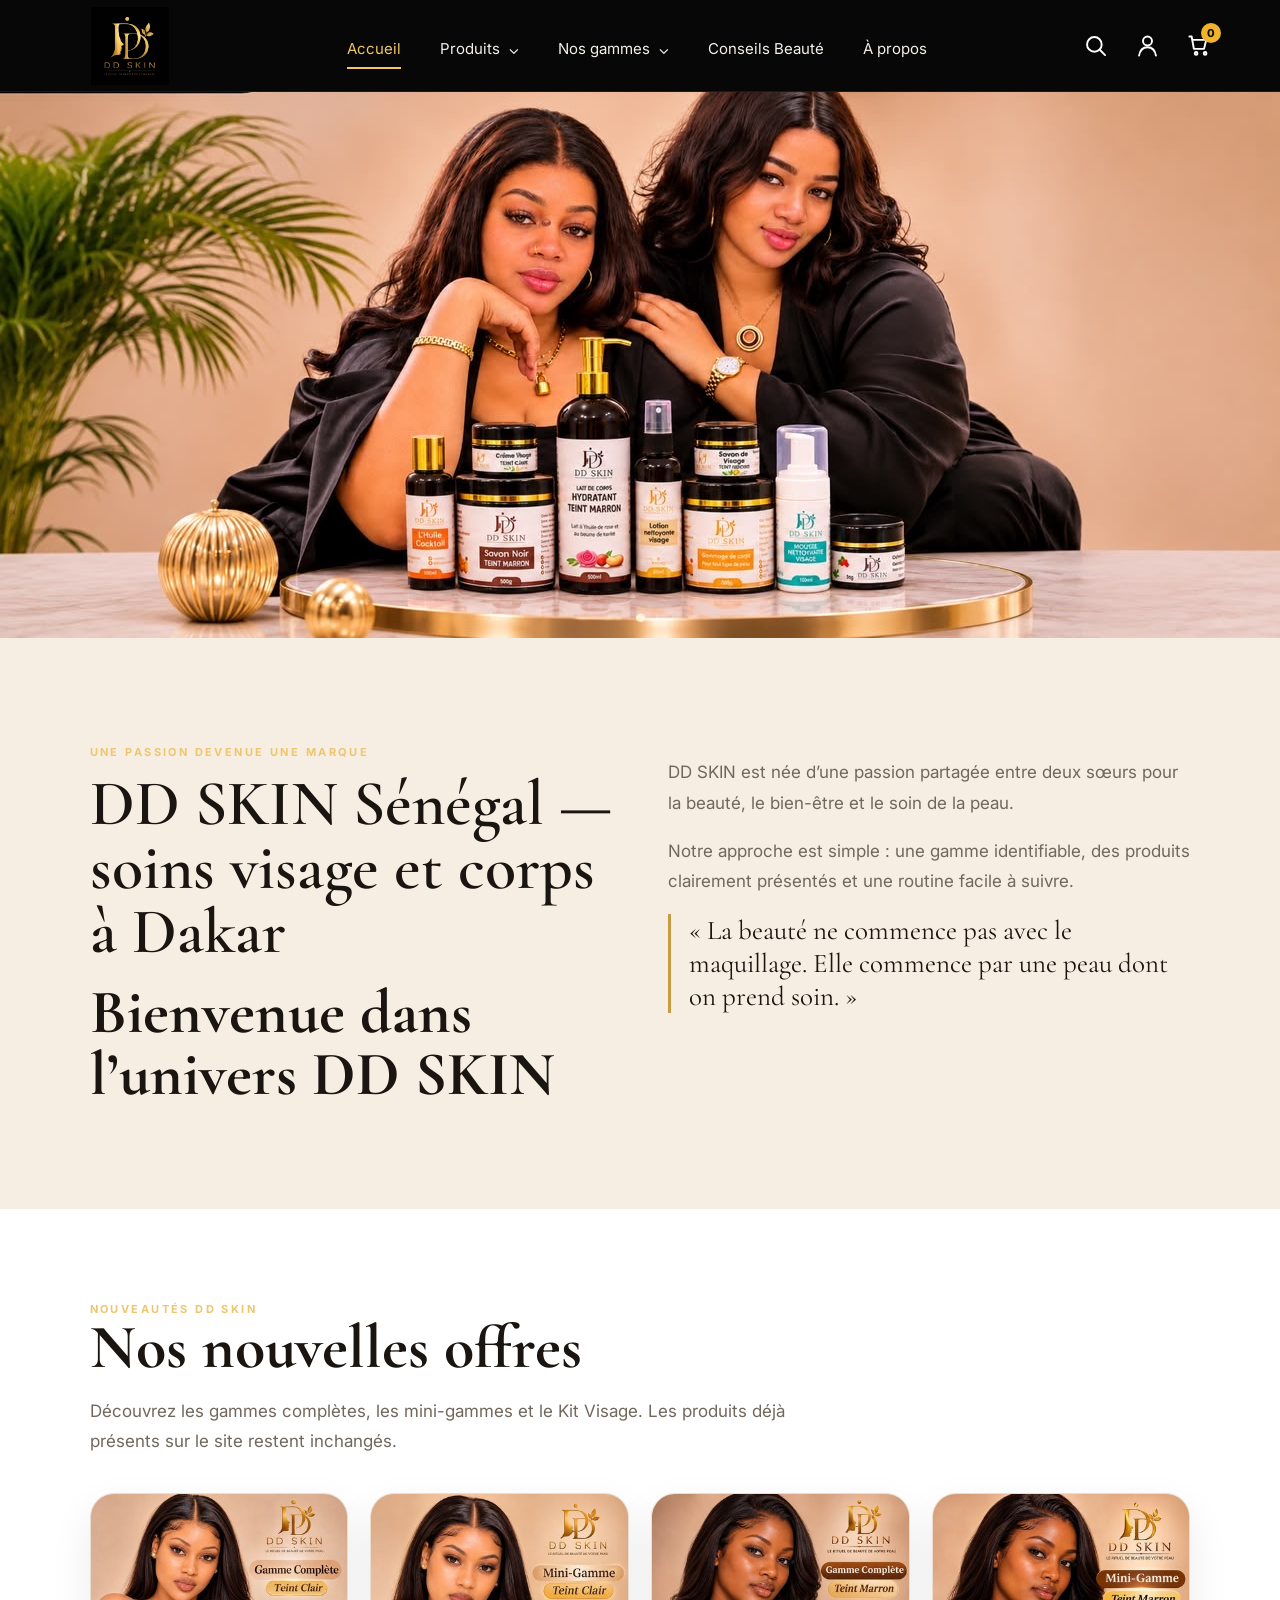
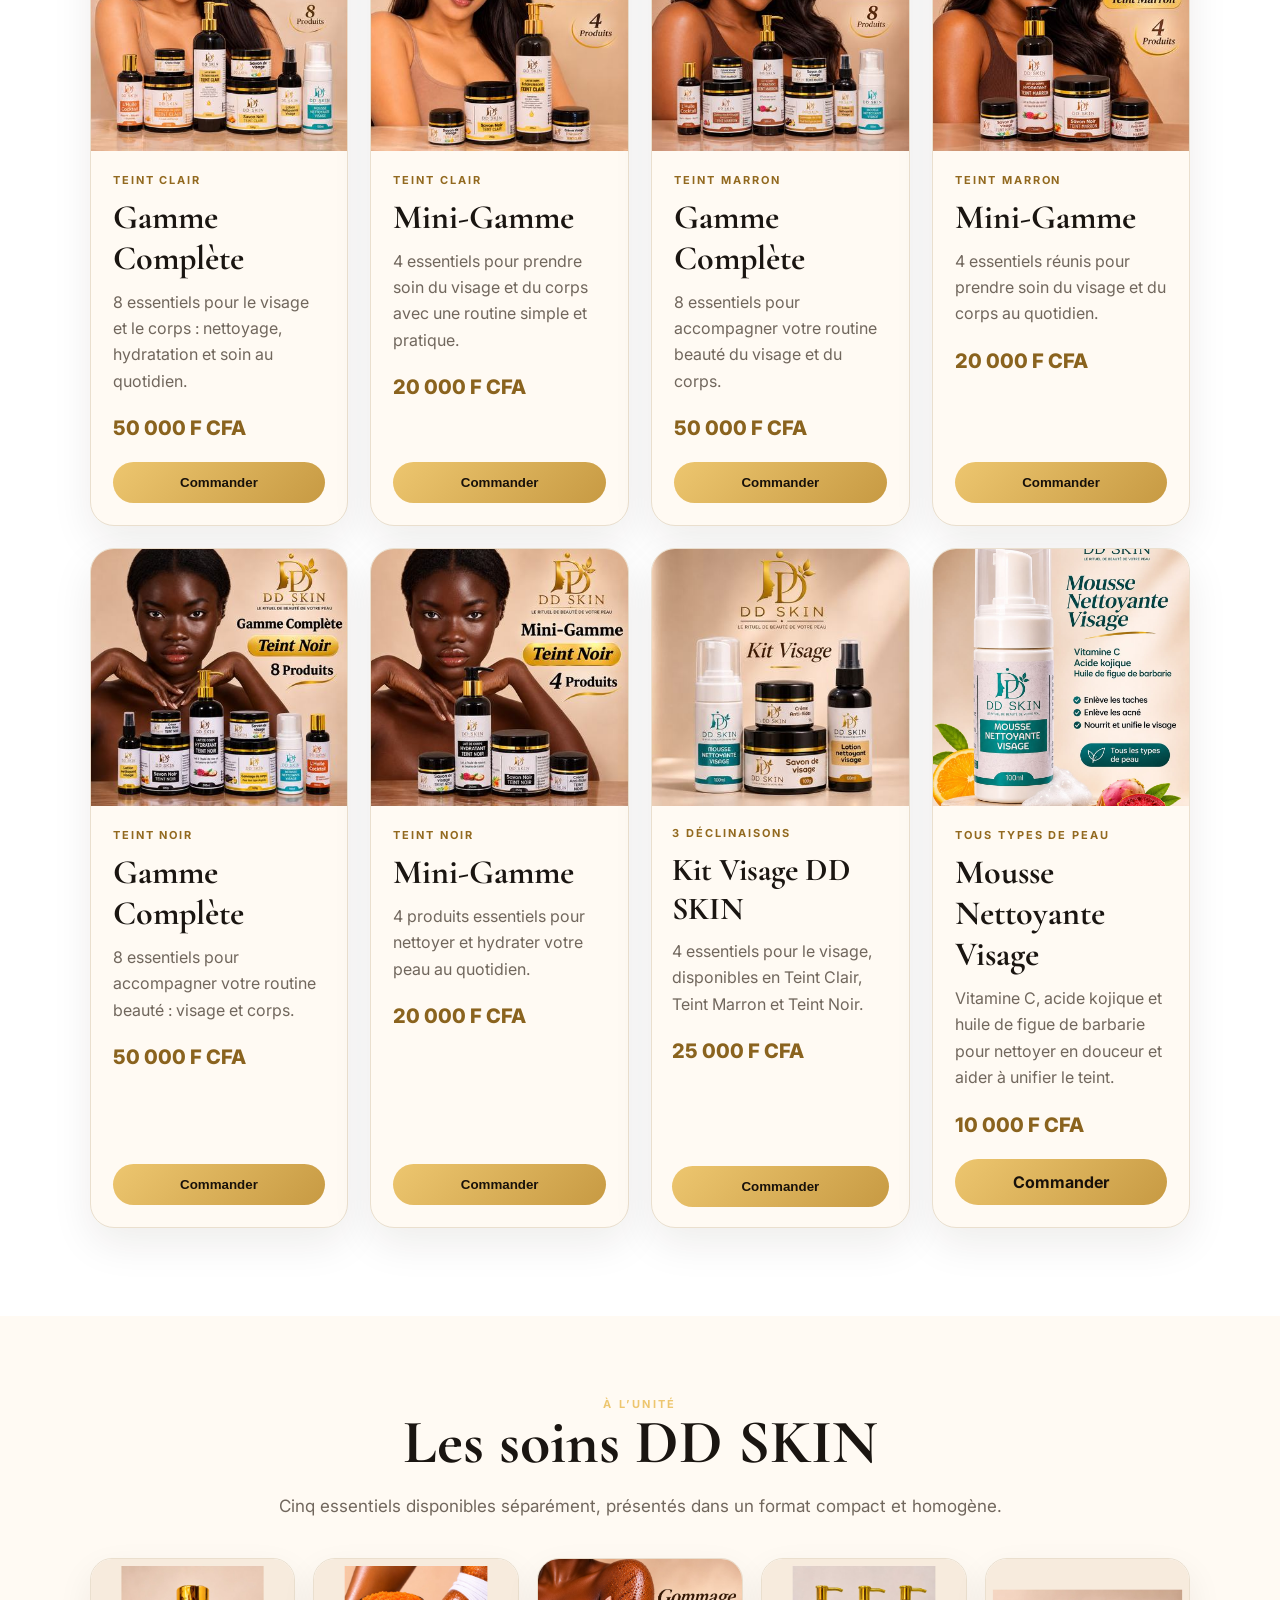
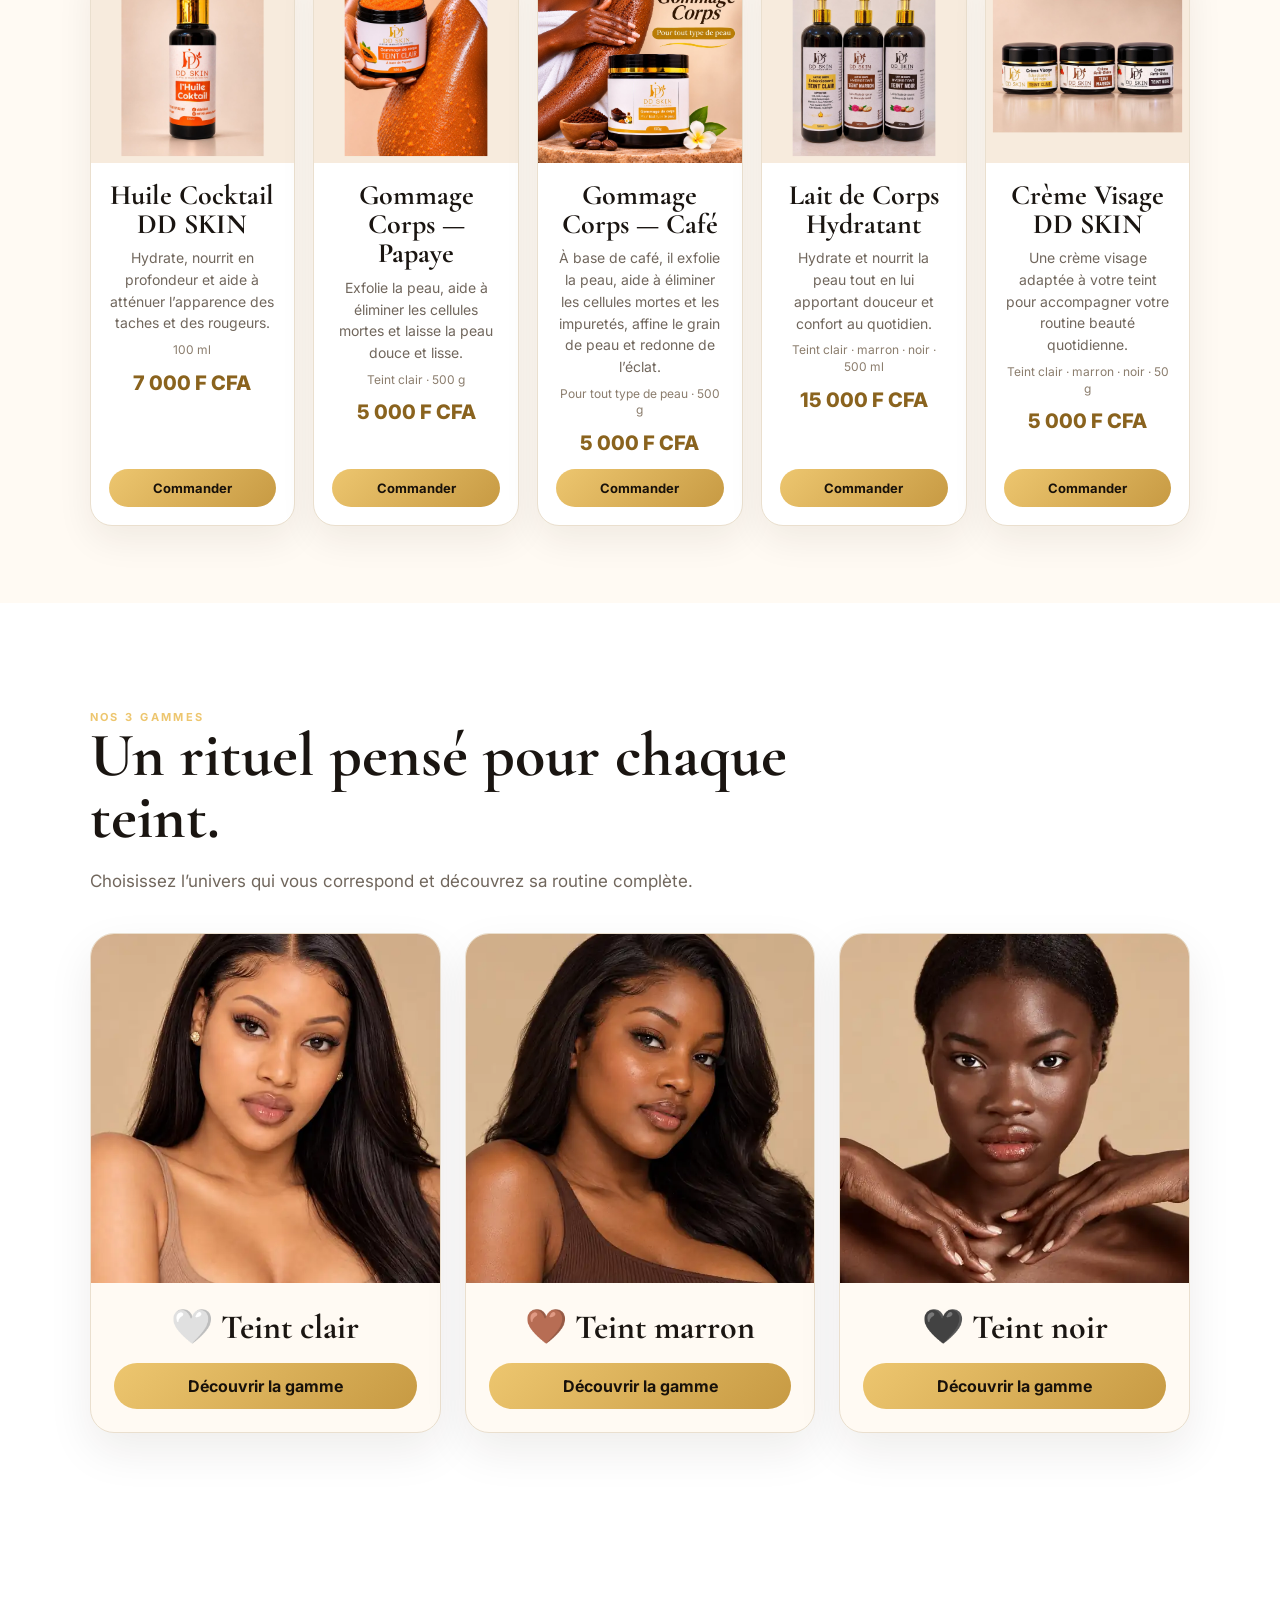
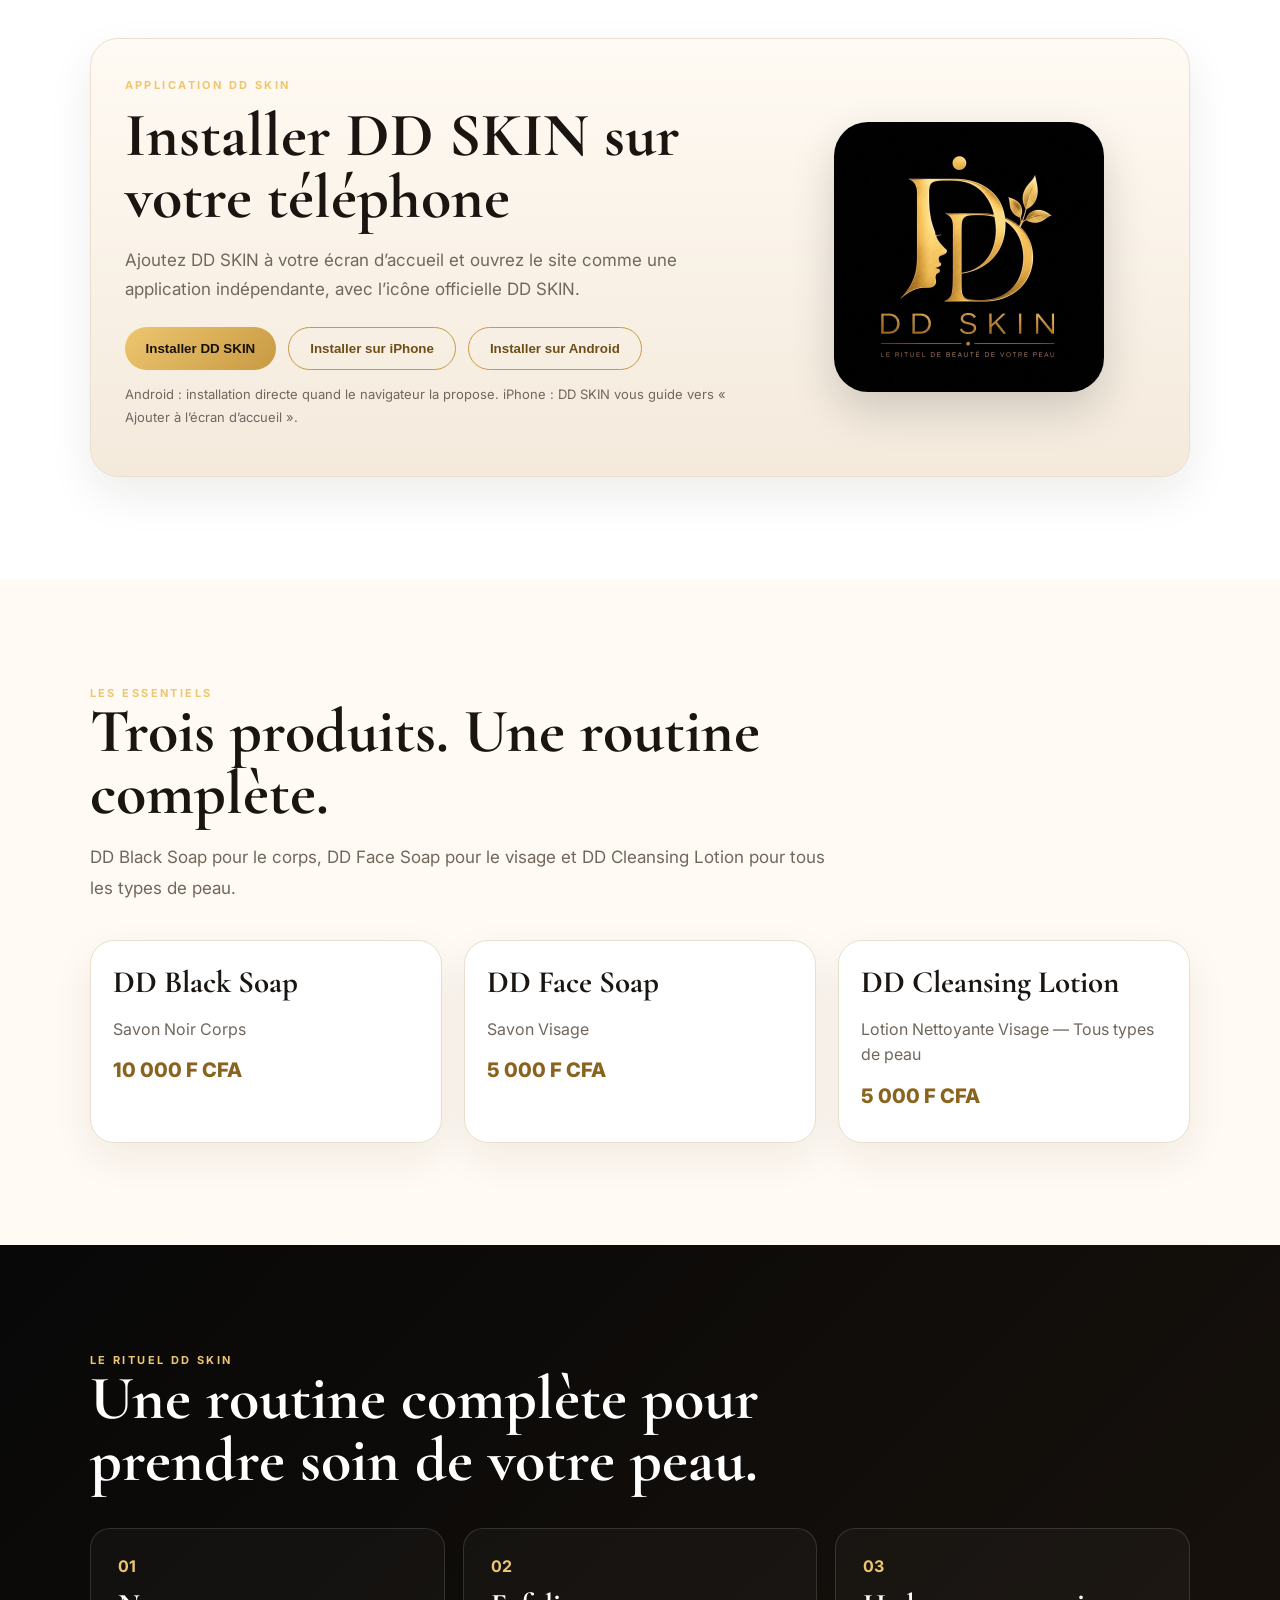
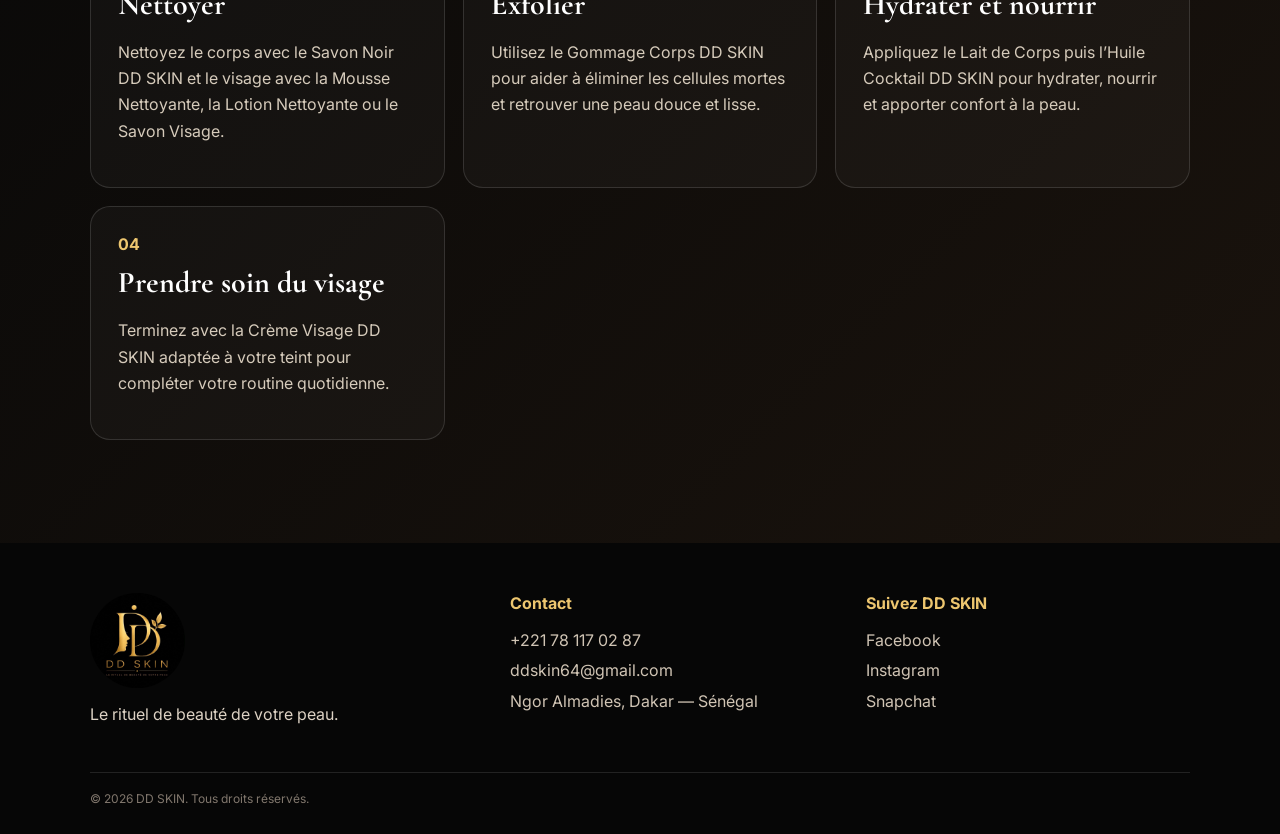
<file: index.html>
<!doctype html><html lang="fr"><head><meta charset="utf-8"><meta name="viewport" content="width=device-width,initial-scale=1"><meta name="theme-color" content="#090909"><title>DD SKIN Sénégal — Soins visage et corps à Dakar</title><meta name="description" content="DD SKIN, soins visage et corps à Dakar. Découvrez nos gammes Teint Clair, Teint Marron, Teint Noir, kits et soins à l’unité."><meta name="robots" content="index,follow,max-image-preview:large"><link rel="canonical" href="https://ddskin.khalam.app/"><meta property="og:type" content="website"><meta property="og:locale" content="fr_SN"><meta property="og:site_name" content="DD SKIN"><meta property="og:title" content="DD SKIN Sénégal — Le rituel de beauté de votre peau"><meta property="og:description" content="Découvrez DD SKIN à Dakar : soins visage et corps, gammes Teint Clair, Teint Marron et Teint Noir, kits et produits à l’unité."><meta property="og:url" content="https://ddskin.khalam.app/"><meta property="og:image" content="https://ddskin.khalam.app/assets/ddskin-home-hero-exact.jpg"><meta name="twitter:card" content="summary_large_image"><meta name="twitter:title" content="DD SKIN Sénégal — Le rituel de beauté de votre peau"><meta name="twitter:description" content="Découvrez DD SKIN à Dakar : soins visage et corps, gammes Teint Clair, Teint Marron et Teint Noir, kits et produits à l’unité."><meta name="twitter:image" content="https://ddskin.khalam.app/assets/ddskin-home-hero-exact.jpg"><link rel="preconnect" href="https://fonts.googleapis.com"><link rel="preconnect" href="https://fonts.gstatic.com" crossorigin><link href="https://fonts.googleapis.com/css2?family=Cormorant+Garamond:wght@500;600;700&family=Inter:wght@400;500;600;700&display=swap" rel="stylesheet"><link rel="manifest" href="manifest.webmanifest"><link rel="apple-touch-icon" href="assets/ddskin-logo.jpeg"><meta name="apple-mobile-web-app-capable" content="yes"><meta name="apple-mobile-web-app-status-bar-style" content="black-translucent"><meta name="apple-mobile-web-app-title" content="DD SKIN"><link rel="stylesheet" href="styles.css"><script src="portraits.js"></script><script type="application/ld+json">{"@context":"https://schema.org","@graph":[{"@type":"Organization","@id":"https://ddskin.khalam.app/#organization","name":"DD SKIN","url":"https://ddskin.khalam.app/","logo":"https://ddskin.khalam.app/assets/ddskin-logo.jpeg","email":"ddskin64@gmail.com","telephone":"+221781170287","description":"Marque de soins visage et corps basée à Dakar, Sénégal.","sameAs":["https://www.facebook.com/share/1AfmTMwAmG/?mibextid=wwXIfr","https://www.instagram.com/dd_skin__soins_visage__corps?stkn=MTg3cHg0dmNtb2U5Nw==","https://snapchat.com/t/LkmfRcJn"]},{"@type":"LocalBusiness","@id":"https://ddskin.khalam.app/#localbusiness","name":"DD SKIN","url":"https://ddskin.khalam.app/","image":"https://ddskin.khalam.app/assets/ddskin-home-hero-exact.jpg","telephone":"+221781170287","email":"ddskin64@gmail.com","address":{"@type":"PostalAddress","streetAddress":"Ngor Almadies","addressLocality":"Dakar","addressCountry":"SN"},"parentOrganization":{"@id":"https://ddskin.khalam.app/#organization"}},{"@type":"WebSite","@id":"https://ddskin.khalam.app/#website","url":"https://ddskin.khalam.app/","name":"DD SKIN","inLanguage":"fr","publisher":{"@id":"https://ddskin.khalam.app/#organization"}}]}</script></head><body>
<header class="site-header site-header-lux">
  <a class="brand brand-lux" href="#accueil" aria-label="DD SKIN accueil"><img src="assets/ddskin-logo.jpeg" alt="DD SKIN"></a>
  <nav class="nav nav-lux" aria-label="Navigation principale">
    <a class="active" href="#accueil">Accueil</a>
    <a href="#produits-unite">Produits <span class="chev">⌄</span></a>
    <a href="#gammes">Nos gammes <span class="chev">⌄</span></a>
    <a href="#rituel">Conseils Beauté</a>
    <a href="#histoire">À propos</a>
  </nav>
  <div class="header-icons" aria-label="Actions">
    <a class="icon-btn" href="#offres" aria-label="Rechercher"><svg viewBox="0 0 24 24" aria-hidden="true"><circle cx="11" cy="11" r="6.5"></circle><path d="M16 16l4.5 4.5"></path></svg></a>
    <a class="icon-btn" href="#contact" aria-label="Compte"><svg viewBox="0 0 24 24" aria-hidden="true"><circle cx="12" cy="8" r="4"></circle><path d="M4.5 21c.8-5 3.4-7.5 7.5-7.5S18.7 16 19.5 21"></path></svg></a>
    <a class="icon-btn cart-btn" href="https://wa.me/221781170287?text=Bonjour%20DD%20SKIN%2C%20je%20souhaite%20commander." target="_blank" rel="noopener" aria-label="Panier"><svg viewBox="0 0 24 24" aria-hidden="true"><path d="M3 4h2l2 11h9l2-8H6"></path><circle cx="9" cy="19" r="1.2"></circle><circle cx="17" cy="19" r="1.2"></circle></svg><span class="cart-count">0</span></a>
  </div>
</header>
<main><section class="hero hero-approved hero-photo-only hero-crop-source" id="accueil"><img src="assets/ddskin-home-hero-exact.jpg?v=2" alt="DD SKIN — deux femmes présentant les soins DD SKIN"></section>
<section class="section story" id="histoire"><div><span class="kicker">Une passion devenue une marque</span><h1 class="seo-h1">DD SKIN Sénégal — soins visage et corps à Dakar</h1><h2>Bienvenue dans l’univers DD SKIN</h2></div><div><p>DD SKIN est née d’une passion partagée entre deux sœurs pour la beauté, le bien-être et le soin de la peau.</p><p>Notre approche est simple : une gamme identifiable, des produits clairement présentés et une routine facile à suivre.</p><div class="quote">« La beauté ne commence pas avec le maquillage. Elle commence par une peau dont on prend soin. »</div></div></section>
<section class="section new-offers" id="offres">
  <div class="section-head">
    <span class="kicker">Nouveautés DD SKIN</span>
    <h2>Nos nouvelles offres</h2>
    <p>Découvrez les gammes complètes, les mini-gammes et le Kit Visage. Les produits déjà présents sur le site restent inchangés.</p>
  </div>
  <div class="offers-grid">
    <article class="offer-card">
      <div class="offer-visual sprite sp-gamme-clair" role="img" aria-label="Gamme Complète Teint Clair"></div>
      <div class="offer-body"><span class="tag">Teint Clair</span><h3>Gamme Complète</h3><p>8 essentiels pour le visage et le corps : nettoyage, hydratation et soin au quotidien.</p><div class="price">50 000 F CFA</div><button class="btn offer-open" data-detail="sp-detail-clair" data-title="Gamme Complète — Teint Clair" data-price="50 000 F CFA" data-text="Savon noir corps • Lait de corps • Savon visage • Crème visage • Mousse nettoyante visage • Lotion nettoyante visage • Huile corporelle • Gommage corps" data-wa="Bonjour DD SKIN, je souhaite commander la Gamme Complète Teint Clair à 50 000 F CFA.">Commander</button></div>
    </article>
    <article class="offer-card">
      <div class="offer-visual sprite sp-mini-clair" role="img" aria-label="Mini-Gamme Teint Clair"></div>
      <div class="offer-body"><span class="tag">Teint Clair</span><h3>Mini-Gamme</h3><p>4 essentiels pour prendre soin du visage et du corps avec une routine simple et pratique.</p><div class="price">20 000 F CFA</div><button class="btn offer-open" data-detail="sp-detail-mini-clair" data-title="Mini-Gamme — Teint Clair" data-price="20 000 F CFA" data-text="Une routine beauté simple et pratique pour nettoyer et hydrater votre peau." data-wa="Bonjour DD SKIN, je souhaite commander la Mini-Gamme Teint Clair à 20 000 F CFA.">Commander</button></div>
    </article>
    <article class="offer-card">
      <div class="offer-visual sprite sp-gamme-marron" role="img" aria-label="Gamme Complète Teint Marron"></div>
      <div class="offer-body"><span class="tag">Teint Marron</span><h3>Gamme Complète</h3><p>8 essentiels pour accompagner votre routine beauté du visage et du corps.</p><div class="price">50 000 F CFA</div><button class="btn offer-open" data-detail="sp-detail-marron" data-title="Gamme Complète — Teint Marron" data-price="50 000 F CFA" data-text="Savon noir corps • Lait de corps • Savon visage • Crème visage • Mousse nettoyante visage • Lotion nettoyante visage • Huile corporelle • Gommage corps" data-wa="Bonjour DD SKIN, je souhaite commander la Gamme Complète Teint Marron à 50 000 F CFA.">Commander</button></div>
    </article>
    <article class="offer-card">
      <div class="offer-visual sprite sp-mini-marron" role="img" aria-label="Mini-Gamme Teint Marron"></div>
      <div class="offer-body"><span class="tag">Teint Marron</span><h3>Mini-Gamme</h3><p>4 essentiels réunis pour prendre soin du visage et du corps au quotidien.</p><div class="price">20 000 F CFA</div><button class="btn offer-open" data-detail="sp-detail-mini-marron" data-title="Mini-Gamme — Teint Marron" data-price="20 000 F CFA" data-text="L’essentiel pour nettoyer et hydrater votre peau au quotidien." data-wa="Bonjour DD SKIN, je souhaite commander la Mini-Gamme Teint Marron à 20 000 F CFA.">Commander</button></div>
    </article>
    <article class="offer-card">
      <div class="offer-visual sprite sp-gamme-noir" role="img" aria-label="Gamme Complète Teint Noir"></div>
      <div class="offer-body"><span class="tag">Teint Noir</span><h3>Gamme Complète</h3><p>8 essentiels pour accompagner votre routine beauté : visage et corps.</p><div class="price">50 000 F CFA</div><button class="btn offer-open" data-detail="sp-detail-noir" data-title="Gamme Complète — Teint Noir" data-price="50 000 F CFA" data-text="Savon noir corps • Lait de corps • Savon visage • Crème visage • Mousse nettoyante visage • Lotion nettoyante visage • Huile corporelle • Gommage corps" data-wa="Bonjour DD SKIN, je souhaite commander la Gamme Complète Teint Noir à 50 000 F CFA.">Commander</button></div>
    </article>
    <article class="offer-card">
      <div class="offer-visual sprite sp-mini-noir" role="img" aria-label="Mini-Gamme Teint Noir"></div>
      <div class="offer-body"><span class="tag">Teint Noir</span><h3>Mini-Gamme</h3><p>4 produits essentiels pour nettoyer et hydrater votre peau au quotidien.</p><div class="price">20 000 F CFA</div><button class="btn offer-open" data-detail="sp-detail-mini-noir" data-title="Mini-Gamme — Teint Noir" data-price="20 000 F CFA" data-text="Une sélection de 4 produits essentiels pour votre routine beauté." data-wa="Bonjour DD SKIN, je souhaite commander la Mini-Gamme Teint Noir à 20 000 F CFA.">Commander</button></div>
    </article>
    <article class="offer-card offer-kit">
      <div class="offer-visual sprite sp-kit-visage" role="img" aria-label="Kit Visage DD SKIN"></div>
      <div class="offer-body"><span class="tag">3 déclinaisons</span><h3>Kit Visage DD SKIN</h3><p>4 essentiels pour le visage, disponibles en Teint Clair, Teint Marron et Teint Noir.</p><div class="price">25 000 F CFA</div><button class="btn offer-open" data-detail="sp-kit-visage" data-title="Kit Visage DD SKIN" data-price="25 000 F CFA" data-text="Disponible en 3 déclinaisons : Teint Clair, Teint Marron et Teint Noir." data-wa="Bonjour DD SKIN, je souhaite commander le Kit Visage à 25 000 F CFA.">Commander</button></div>
    </article>
    <article class="offer-card offer-mousse">
      <div class="offer-visual offer-visual-img"><img src="assets/mousse-nettoyante-visage.jpg?v=2" alt="Mousse Nettoyante Visage DD SKIN"></div>
      <div class="offer-body"><span class="tag">Tous types de peau</span><h3><a href="mousse-nettoyante-visage-dakar.html">Mousse Nettoyante Visage</a></h3><p>Vitamine C, acide kojique et huile de figue de barbarie pour nettoyer en douceur et aider à unifier le teint.</p><div class="price">10 000 F CFA</div><a class="btn" href="https://wa.me/221781170287?text=Bonjour%20DD%20SKIN%2C%20je%20souhaite%20commander%20la%20Mousse%20Nettoyante%20Visage%20100%20ml%20%C3%A0%2010%20000%20F%20CFA." target="_blank" rel="noopener">Commander</a></div>
    </article>
  </div>
</section>
<div class="offer-modal" id="offerModal" hidden>
  <div class="offer-backdrop" data-offer-close></div>
  <div class="offer-panel" role="dialog" aria-modal="true" aria-labelledby="offerModalTitle">
    <button class="offer-close" type="button" data-offer-close aria-label="Fermer">×</button>
    <div id="offerModalVisual" class="offer-modal-visual sprite"></div>
    <div class="offer-modal-copy">
      <span class="kicker">DD SKIN</span>
      <h3 id="offerModalTitle"></h3>
      <p id="offerModalText"></p>
      <div class="price" id="offerModalPrice"></div>
      <a class="btn" id="offerModalWhatsapp" href="#" target="_blank" rel="noopener">Commander sur WhatsApp</a>
    </div>
  </div>
</div><section class="section individual-products" id="produits-unite">
  <div class="section-head individual-head">
    <span class="kicker">À l’unité</span>
    <h2>Les soins DD SKIN</h2>
    <p>Cinq essentiels disponibles séparément, présentés dans un format compact et homogène.</p>
  </div>
  <div class="individual-grid">
    <article class="individual-card">
      <div class="individual-photo"><img src="assets/huile-cocktail.jpg?v=1" alt="Huile Cocktail DD SKIN"></div>
      <div class="individual-copy">
        <h3><a href="huile-cocktail-dakar.html">Huile Cocktail DD SKIN</a></h3>
        <p>Hydrate, nourrit en profondeur et aide à atténuer l’apparence des taches et des rougeurs.</p>
        <span class="individual-meta">100 ml</span>
        <div class="price">7 000 F CFA</div>
        <a class="btn" href="https://wa.me/221781170287?text=Bonjour%20DD%20SKIN%2C%20je%20souhaite%20commander%20l%27Huile%20Cocktail%20100%20ml%20%C3%A0%207%20000%20F%20CFA." target="_blank" rel="noopener">Commander</a>
      </div>
    </article>
    <article class="individual-card">
      <div class="individual-photo"><img src="assets/gommage-papaye.jpg?v=1" alt="Gommage Corps DD SKIN Papaye"></div>
      <div class="individual-copy">
        <h3><a href="gommage-corps-dakar.html">Gommage Corps — Papaye</a></h3>
        <p>Exfolie la peau, aide à éliminer les cellules mortes et laisse la peau douce et lisse.</p>
        <span class="individual-meta">Teint clair · 500 g</span>
        <div class="price">5 000 F CFA</div>
        <a class="btn" href="https://wa.me/221781170287?text=Bonjour%20DD%20SKIN%2C%20je%20souhaite%20commander%20le%20Gommage%20Corps%20Papaye%20500%20g%20%C3%A0%205%20000%20F%20CFA." target="_blank" rel="noopener">Commander</a>
      </div>
    </article>
    <article class="individual-card">
      <div class="individual-photo"><img src="assets/gommage-cafe.jpg?v=12" alt="Gommage Corps DD SKIN Café"></div>
      <div class="individual-copy">
        <h3><a href="gommage-corps-dakar.html">Gommage Corps — Café</a></h3>
        <p>À base de café, il exfolie la peau, aide à éliminer les cellules mortes et les impuretés, affine le grain de peau et redonne de l’éclat.</p>
        <span class="individual-meta">Pour tout type de peau · 500 g</span>
        <div class="price">5 000 F CFA</div>
        <a class="btn" href="https://wa.me/221781170287?text=Bonjour%20DD%20SKIN%2C%20je%20souhaite%20commander%20le%20Gommage%20Corps%20Caf%C3%A9%20500%20g%20%C3%A0%205%20000%20F%20CFA." target="_blank" rel="noopener">Commander</a>
      </div>
    </article>
    <article class="individual-card">
      <div class="individual-photo"><img src="assets/lait-corps.jpg?v=1" alt="Lait de Corps Hydratant DD SKIN"></div>
      <div class="individual-copy">
        <h3><a href="lait-de-corps-dakar.html">Lait de Corps Hydratant</a></h3>
        <p>Hydrate et nourrit la peau tout en lui apportant douceur et confort au quotidien.</p>
        <span class="individual-meta">Teint clair · marron · noir · 500 ml</span>
        <div class="price">15 000 F CFA</div>
        <a class="btn" href="https://wa.me/221781170287?text=Bonjour%20DD%20SKIN%2C%20je%20souhaite%20commander%20le%20Lait%20de%20Corps%20Hydratant%20500%20ml%20%C3%A0%2015%20000%20F%20CFA." target="_blank" rel="noopener">Commander</a>
      </div>
    </article>
    <article class="individual-card">
      <div class="individual-photo"><img src="assets/creme-visage.jpg?v=1" alt="Crème Visage DD SKIN"></div>
      <div class="individual-copy">
        <h3><a href="creme-visage-dakar.html">Crème Visage DD SKIN</a></h3>
        <p>Une crème visage adaptée à votre teint pour accompagner votre routine beauté quotidienne.</p>
        <span class="individual-meta">Teint clair · marron · noir · 50 g</span>
        <div class="price">5 000 F CFA</div>
        <a class="btn" href="https://wa.me/221781170287?text=Bonjour%20DD%20SKIN%2C%20je%20souhaite%20commander%20la%20Cr%C3%A8me%20Visage%2050%20g%20%C3%A0%205%20000%20F%20CFA." target="_blank" rel="noopener">Commander</a>
      </div>
    </article>
  </div>
</section>
<section class="section ranges" id="gammes"><div class="section-head"><span class="kicker">Nos 3 gammes</span><h2>Un rituel pensé pour chaque teint.</h2><p>Choisissez l’univers qui vous correspond et découvrez sa routine complète.</p></div><div class="range-grid">
<article class="range-card"><div class="portrait"><img data-img="portrait-clair" alt="Gamme Teint Clair"></div><div class="range-body"><h3>🤍 Teint clair</h3><a class="btn" href="teint-clair.html">Découvrir la gamme</a></div></article>
<article class="range-card"><div class="portrait"><img data-img="portrait-marron" alt="Gamme Teint Marron"></div><div class="range-body"><h3>🤎 Teint marron</h3><a class="btn" href="teint-marron.html">Découvrir la gamme</a></div></article>
<article class="range-card"><div class="portrait"><img data-img="portrait-noir" alt="Gamme Teint Noir"></div><div class="range-body"><h3>🖤 Teint noir</h3><a class="btn" href="teint-noir.html">Découvrir la gamme</a></div></article>
</div></section>
<section class="section install-section" id="installer"><div class="install-card"><div class="install-copy"><span class="kicker">Application DD SKIN</span><h2>Installer DD SKIN sur votre téléphone</h2><p>Ajoutez DD SKIN à votre écran d’accueil et ouvrez le site comme une application indépendante, avec l’icône officielle DD SKIN.</p><div class="install-actions"><button class="btn" id="installAppBtn" type="button" hidden>Installer DD SKIN</button><button class="btn btn-soft" id="iosInstallBtn" type="button" hidden>Installer sur iPhone</button><button class="btn btn-soft" id="androidInstallBtn" type="button" hidden>Installer sur Android</button></div><p class="install-help">Android : installation directe quand le navigateur la propose. iPhone : DD SKIN vous guide vers « Ajouter à l’écran d’accueil ».</p></div><div class="install-logo"><img src="assets/ddskin-logo.jpeg" alt="Icône de l’application DD SKIN"></div></div></section><div class="install-modal" id="installModal" hidden><div class="install-backdrop" data-install-close></div><div class="install-panel" role="dialog" aria-modal="true" aria-labelledby="installTitle"><button class="install-close" type="button" data-install-close aria-label="Fermer">×</button><span class="kicker">Installation iPhone</span><h3 id="installTitle">Ajouter DD SKIN à l’écran d’accueil</h3><ol><li>Ouvrez DD SKIN dans <strong>Safari</strong>.</li><li>Appuyez sur <strong>Partager</strong>.</li><li>Choisissez <strong>Sur l’écran d’accueil</strong>.</li><li>Appuyez sur <strong>Ajouter</strong>.</li></ol></div></div><section class="section products-preview"><div class="section-head"><span class="kicker">Les essentiels</span><h2>Trois produits. Une routine complète.</h2><p>DD Black Soap pour le corps, DD Face Soap pour le visage et DD Cleansing Lotion pour tous les types de peau.</p></div><div class="preview-grid"><article class="product-card"><div class="product-info"><h3>DD Black Soap</h3><p>Savon Noir Corps</p><div class="price">10 000 F CFA</div></div></article><article class="product-card"><div class="product-info"><h3>DD Face Soap</h3><p>Savon Visage</p><div class="price">5 000 F CFA</div></div></article><article class="product-card"><div class="product-info"><h3>DD Cleansing Lotion</h3><p>Lotion Nettoyante Visage — Tous types de peau</p><div class="price">5 000 F CFA</div></div></article></div></section>
<section class="section ritual" id="rituel"><div class="section-head"><span class="kicker">Le rituel DD SKIN</span><h2>Une routine complète pour prendre soin de votre peau.</h2></div><div class="steps"><div class="step"><b>01</b><h3>Nettoyer</h3><p>Nettoyez le corps avec le Savon Noir DD SKIN et le visage avec la Mousse Nettoyante, la Lotion Nettoyante ou le Savon Visage.</p></div><div class="step"><b>02</b><h3>Exfolier</h3><p>Utilisez le Gommage Corps DD SKIN pour aider à éliminer les cellules mortes et retrouver une peau douce et lisse.</p></div><div class="step"><b>03</b><h3>Hydrater et nourrir</h3><p>Appliquez le Lait de Corps puis l’Huile Cocktail DD SKIN pour hydrater, nourrir et apporter confort à la peau.</p></div><div class="step"><b>04</b><h3>Prendre soin du visage</h3><p>Terminez avec la Crème Visage DD SKIN adaptée à votre teint pour compléter votre routine quotidienne.</p></div></div></section></main>
<footer class="footer" id="contact"><div><img src="assets/ddskin-logo.jpeg" alt="DD SKIN"><p>Le rituel de beauté de votre peau.</p></div><div><h4>Contact</h4><a href="https://wa.me/221781170287" target="_blank">+221 78 117 02 87</a><a href="mailto:ddskin64@gmail.com">ddskin64@gmail.com</a><span>Ngor Almadies, Dakar — Sénégal</span></div><div><h4>Suivez DD SKIN</h4><a href="https://www.facebook.com/share/1AfmTMwAmG/?mibextid=wwXIfr" target="_blank">Facebook</a><a href="https://www.instagram.com/dd_skin__soins_visage__corps?stkn=MTg3cHg0dmNtb2U5Nw==" target="_blank">Instagram</a><a href="https://snapchat.com/t/LkmfRcJn" target="_blank">Snapchat</a></div><div class="copy">© 2026 DD SKIN. Tous droits réservés.</div></footer><script src="script.js"></script></body></html>
</file>
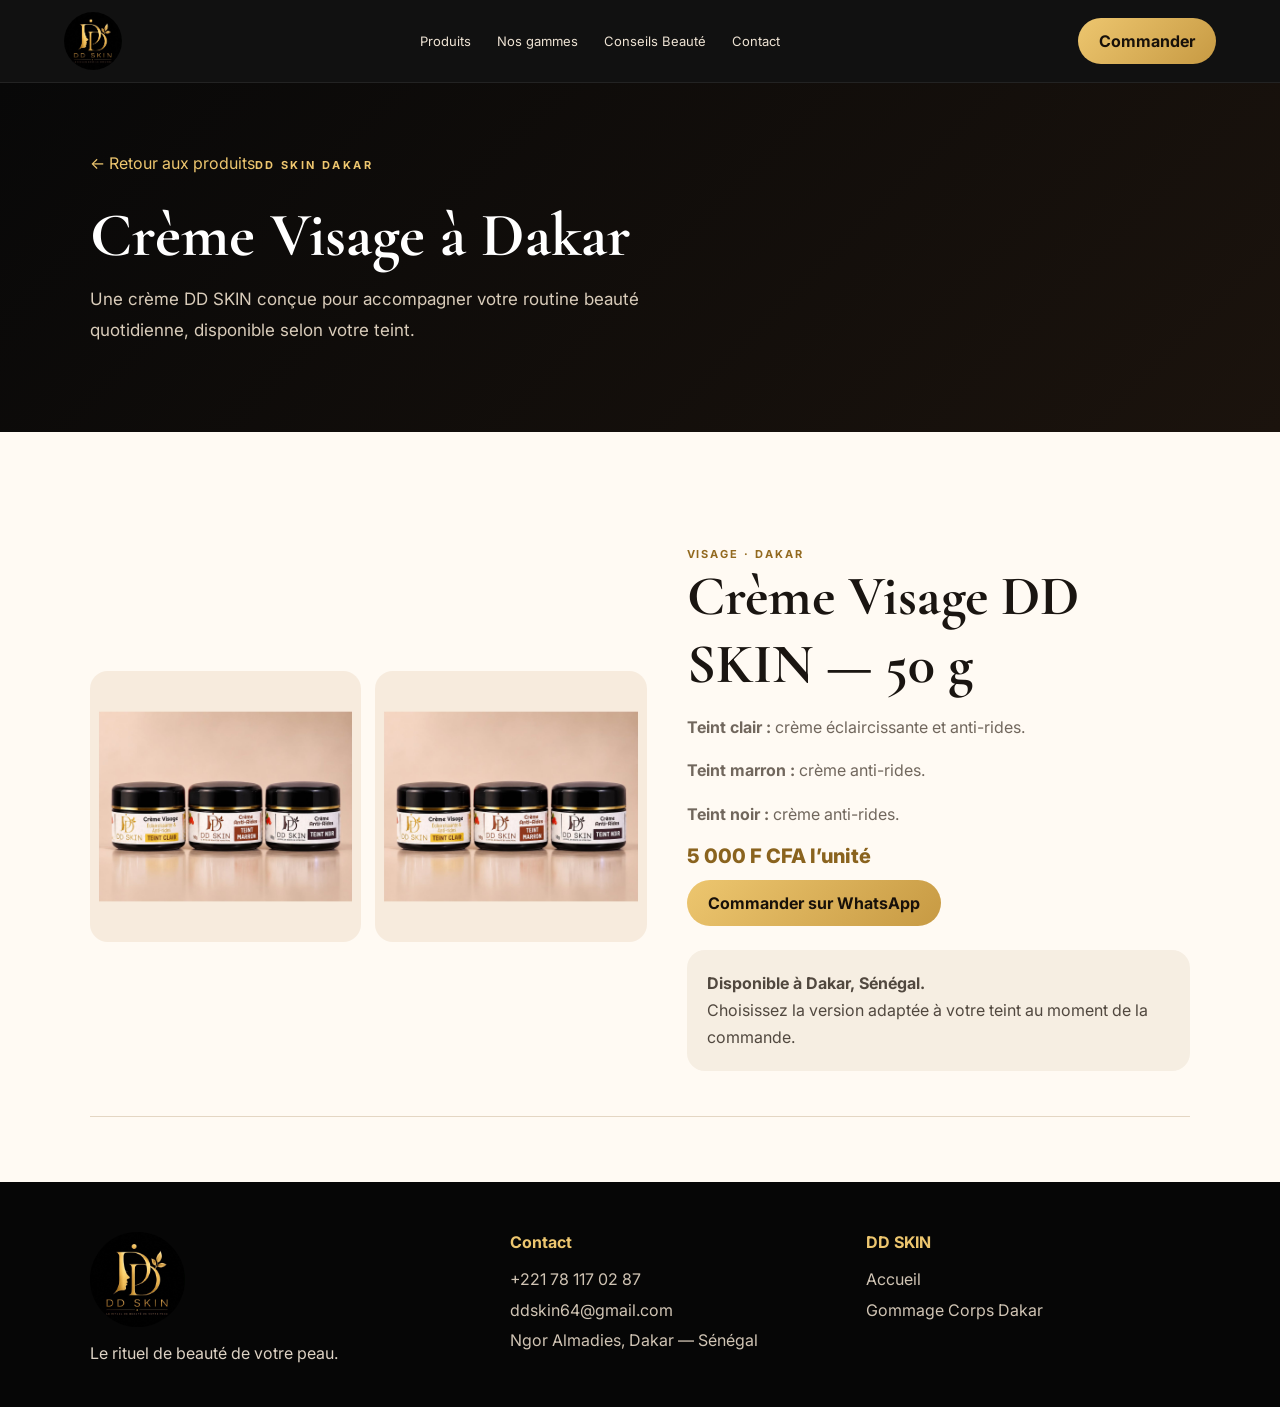
<file: creme-visage-dakar.html>
<!doctype html><html lang="fr"><head><meta charset="utf-8"><meta name="viewport" content="width=device-width,initial-scale=1"><meta name="theme-color" content="#090909"><title>Crème Visage Dakar — DD SKIN Teint Clair, Marron & Noir</title><meta name="description" content="Crème visage DD SKIN à Dakar, disponible pour teint clair, marron et noir. Pot 50 g à 5 000 F CFA. Commande WhatsApp."><meta name="robots" content="index,follow,max-image-preview:large"><link rel="canonical" href="https://ddskin.khalam.app/creme-visage-dakar.html"><meta property="og:type" content="product"><meta property="og:locale" content="fr_SN"><meta property="og:site_name" content="DD SKIN"><meta property="og:title" content="Crème Visage Dakar — DD SKIN"><meta property="og:description" content="Crème visage DD SKIN 50 g, disponible en Teint Clair, Teint Marron et Teint Noir."><meta property="og:url" content="https://ddskin.khalam.app/creme-visage-dakar.html"><meta property="og:image" content="https://ddskin.khalam.app/assets/creme-visage.jpg"><link rel="preconnect" href="https://fonts.googleapis.com"><link rel="preconnect" href="https://fonts.gstatic.com" crossorigin><link href="https://fonts.googleapis.com/css2?family=Cormorant+Garamond:wght@500;600;700&family=Inter:wght@400;500;600;700&display=swap" rel="stylesheet"><link rel="stylesheet" href="styles.css"><script type="application/ld+json">{"@context":"https://schema.org","@type":"Product","name":"Crème Visage DD SKIN","image":"https://ddskin.khalam.app/assets/creme-visage.jpg","description":"Crème visage DD SKIN disponible en trois versions : Teint clair, Teint marron et Teint noir. Contenance 50 g.","brand":{"@type":"Brand","name":"DD SKIN"},"offers":{"@type":"Offer","price":"5000","priceCurrency":"XOF","availability":"https://schema.org/InStock","url":"https://ddskin.khalam.app/creme-visage-dakar.html"}}</script></head><body>
<header class="site-header"><a class="brand" href="index.html"><img src="assets/ddskin-logo.jpeg" alt="DD SKIN"></a><nav class="nav"><a href="index.html#produits-unite">Produits</a><a href="index.html#gammes">Nos gammes</a><a href="index.html#rituel">Conseils Beauté</a><a href="index.html#contact">Contact</a></nav><a class="btn" href="https://wa.me/221781170287?text=Bonjour%20DD%20SKIN%2C%20je%20souhaite%20commander%20la%20Cr%C3%A8me%20Visage." target="_blank" rel="noopener">Commander</a></header>
<main><section class="range-hero"><div class="range-head"><a class="back" href="index.html#produits-unite">← Retour aux produits</a><span class="kicker">DD SKIN Dakar</span><h1>Crème Visage à Dakar</h1><p>Une crème DD SKIN conçue pour accompagner votre routine beauté quotidienne, disponible selon votre teint.</p></div></section>
<section class="range-products"><article class="product-feature"><div class="gallery"><img src="assets/creme-visage.jpg" alt="Crème Visage DD SKIN 50 g Dakar"><img src="assets/creme-visage.jpg" alt="Crèmes visage DD SKIN Teint Clair Marron Noir"></div><div class="product-copy"><span class="tag">Visage · Dakar</span><h2>Crème Visage DD SKIN — 50 g</h2><p><strong>Teint clair :</strong> crème éclaircissante et anti-rides.</p><p><strong>Teint marron :</strong> crème anti-rides.</p><p><strong>Teint noir :</strong> crème anti-rides.</p><div class="price">5 000 F CFA l’unité</div><a class="btn" href="https://wa.me/221781170287?text=Bonjour%20DD%20SKIN%2C%20je%20souhaite%20commander%20la%20Cr%C3%A8me%20Visage%2050%20g%20%C3%A0%205%20000%20F%20CFA." target="_blank" rel="noopener">Commander sur WhatsApp</a><div class="use-details"><strong>Disponible à Dakar, Sénégal.</strong><br>Choisissez la version adaptée à votre teint au moment de la commande.</div></div></article></section></main>
<footer class="footer" id="contact"><div><img src="assets/ddskin-logo.jpeg" alt="DD SKIN"><p>Le rituel de beauté de votre peau.</p></div><div><h4>Contact</h4><a href="https://wa.me/221781170287" target="_blank">+221 78 117 02 87</a><a href="mailto:ddskin64@gmail.com">ddskin64@gmail.com</a><span>Ngor Almadies, Dakar — Sénégal</span></div><div><h4>DD SKIN</h4><a href="index.html">Accueil</a><a href="gommage-corps-dakar.html">Gommage Corps Dakar</a></div></footer></body></html>
</file>
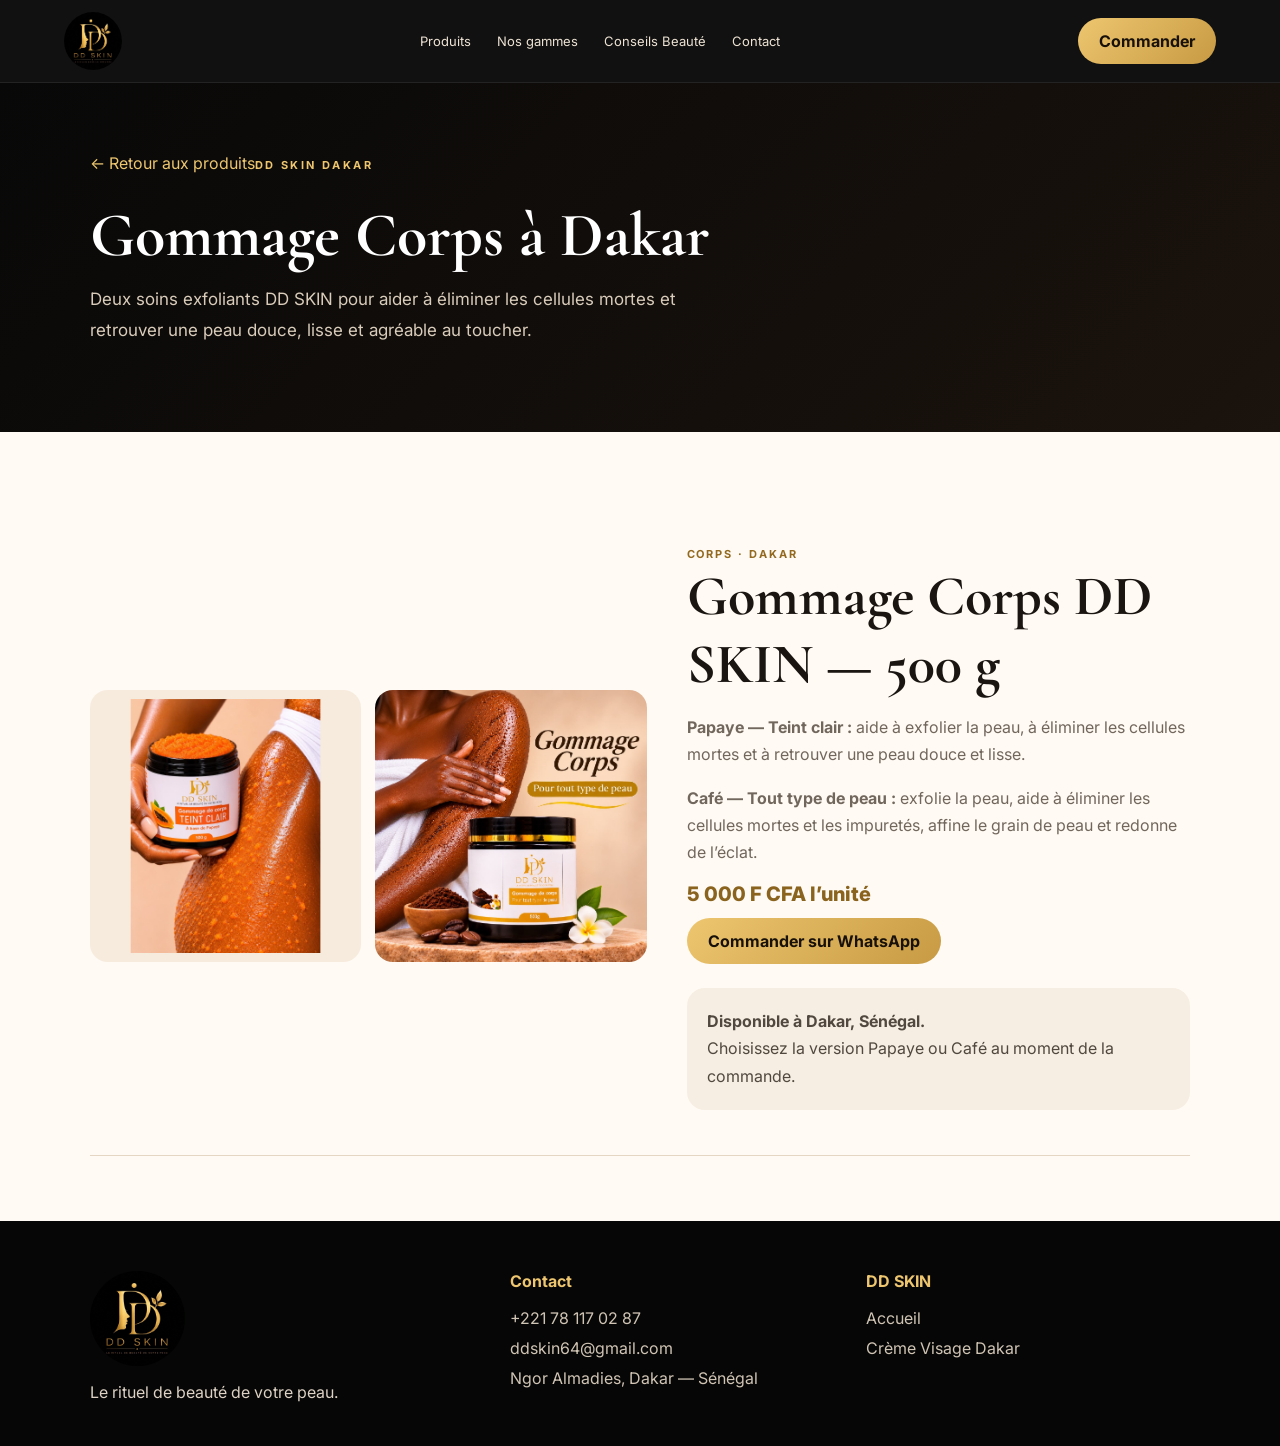
<file: gommage-corps-dakar.html>
<!doctype html><html lang="fr"><head><meta charset="utf-8"><meta name="viewport" content="width=device-width,initial-scale=1"><meta name="theme-color" content="#090909"><title>Gommage Corps Dakar — DD SKIN Papaye & Café</title><meta name="description" content="Découvrez les gommages corps DD SKIN à Dakar : Papaye pour teint clair et Café pour tout type de peau. 500 g, 5 000 F CFA."><meta name="robots" content="index,follow,max-image-preview:large"><link rel="canonical" href="https://ddskin.khalam.app/gommage-corps-dakar.html"><meta property="og:type" content="product.group"><meta property="og:locale" content="fr_SN"><meta property="og:site_name" content="DD SKIN"><meta property="og:title" content="Gommage Corps Dakar — DD SKIN"><meta property="og:description" content="Deux gommages corps DD SKIN à Dakar : Papaye et Café, 500 g."><meta property="og:url" content="https://ddskin.khalam.app/gommage-corps-dakar.html"><meta property="og:image" content="https://ddskin.khalam.app/assets/gommage-cafe.jpg"><link rel="preconnect" href="https://fonts.googleapis.com"><link rel="preconnect" href="https://fonts.gstatic.com" crossorigin><link href="https://fonts.googleapis.com/css2?family=Cormorant+Garamond:wght@500;600;700&family=Inter:wght@400;500;600;700&display=swap" rel="stylesheet"><link rel="stylesheet" href="styles.css"><script type="application/ld+json">{"@context":"https://schema.org","@type":"ItemList","name":"Gommages Corps DD SKIN à Dakar","itemListElement":[{"@type":"Product","position":1,"name":"Gommage Corps DD SKIN Papaye","image":"https://ddskin.khalam.app/assets/gommage-papaye.jpg","description":"Gommage corps à base de papaye, 500 g, déclinaison Teint clair.","brand":{"@type":"Brand","name":"DD SKIN"},"offers":{"@type":"Offer","price":"5000","priceCurrency":"XOF","availability":"https://schema.org/InStock","url":"https://ddskin.khalam.app/gommage-corps-dakar.html"}},{"@type":"Product","position":2,"name":"Gommage Corps DD SKIN Café","image":"https://ddskin.khalam.app/assets/gommage-cafe.jpg","description":"Gommage corps au café pour tout type de peau, 500 g.","brand":{"@type":"Brand","name":"DD SKIN"},"offers":{"@type":"Offer","price":"5000","priceCurrency":"XOF","availability":"https://schema.org/InStock","url":"https://ddskin.khalam.app/gommage-corps-dakar.html"}}]}</script></head><body>
<header class="site-header"><a class="brand" href="index.html"><img src="assets/ddskin-logo.jpeg" alt="DD SKIN"></a><nav class="nav"><a href="index.html#produits-unite">Produits</a><a href="index.html#gammes">Nos gammes</a><a href="index.html#rituel">Conseils Beauté</a><a href="index.html#contact">Contact</a></nav><a class="btn" href="https://wa.me/221781170287?text=Bonjour%20DD%20SKIN%2C%20je%20souhaite%20commander%20un%20gommage%20corps." target="_blank" rel="noopener">Commander</a></header>
<main><section class="range-hero"><div class="range-head"><a class="back" href="index.html#produits-unite">← Retour aux produits</a><span class="kicker">DD SKIN Dakar</span><h1>Gommage Corps à Dakar</h1><p>Deux soins exfoliants DD SKIN pour aider à éliminer les cellules mortes et retrouver une peau douce, lisse et agréable au toucher.</p></div></section>
<section class="range-products"><article class="product-feature"><div class="gallery"><img src="assets/gommage-papaye.jpg" alt="Gommage Corps DD SKIN Papaye 500 g à Dakar"><img src="assets/gommage-cafe.jpg" alt="Gommage Corps DD SKIN Café 500 g à Dakar"></div><div class="product-copy"><span class="tag">Corps · Dakar</span><h2>Gommage Corps DD SKIN — 500 g</h2><p><strong>Papaye — Teint clair :</strong> aide à exfolier la peau, à éliminer les cellules mortes et à retrouver une peau douce et lisse.</p><p><strong>Café — Tout type de peau :</strong> exfolie la peau, aide à éliminer les cellules mortes et les impuretés, affine le grain de peau et redonne de l’éclat.</p><div class="price">5 000 F CFA l’unité</div><a class="btn" href="https://wa.me/221781170287?text=Bonjour%20DD%20SKIN%2C%20je%20souhaite%20commander%20un%20Gommage%20Corps%20500%20g%20%C3%A0%205%20000%20F%20CFA." target="_blank" rel="noopener">Commander sur WhatsApp</a><div class="use-details"><strong>Disponible à Dakar, Sénégal.</strong><br>Choisissez la version Papaye ou Café au moment de la commande.</div></div></article></section></main>
<footer class="footer" id="contact"><div><img src="assets/ddskin-logo.jpeg" alt="DD SKIN"><p>Le rituel de beauté de votre peau.</p></div><div><h4>Contact</h4><a href="https://wa.me/221781170287" target="_blank">+221 78 117 02 87</a><a href="mailto:ddskin64@gmail.com">ddskin64@gmail.com</a><span>Ngor Almadies, Dakar — Sénégal</span></div><div><h4>DD SKIN</h4><a href="index.html">Accueil</a><a href="creme-visage-dakar.html">Crème Visage Dakar</a></div></footer></body></html>
</file>
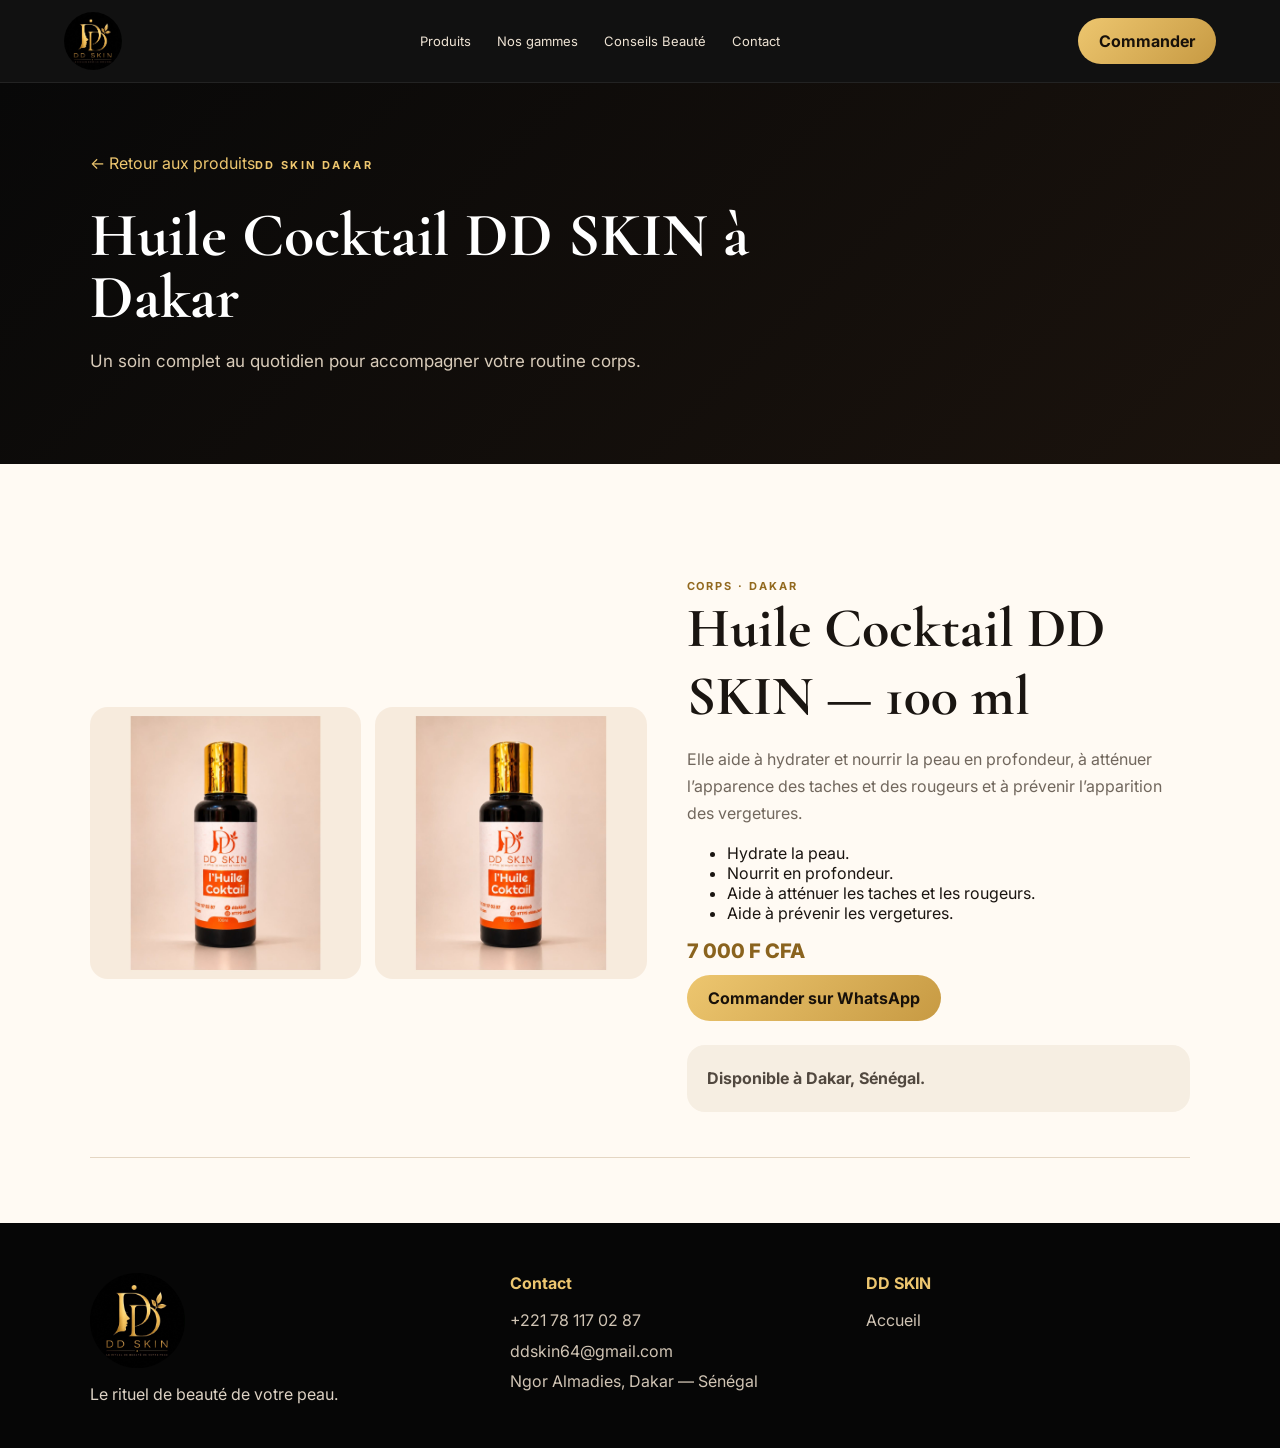
<file: huile-cocktail-dakar.html>
<!doctype html><html lang="fr"><head><meta charset="utf-8"><meta name="viewport" content="width=device-width,initial-scale=1"><meta name="theme-color" content="#090909"><title>Huile Cocktail DD SKIN Dakar — 100 ml</title><meta name="description" content="Huile Cocktail DD SKIN 100 ml à Dakar. Hydrate, nourrit en profondeur et aide à atténuer l’apparence des taches et rougeurs. 7 000 F CFA."><meta name="robots" content="index,follow,max-image-preview:large"><link rel="canonical" href="https://ddskin.khalam.app/huile-cocktail-dakar.html"><meta property="og:type" content="product"><meta property="og:locale" content="fr_SN"><meta property="og:site_name" content="DD SKIN"><meta property="og:title" content="Huile Cocktail DD SKIN Dakar — 100 ml"><meta property="og:description" content="Huile Cocktail DD SKIN, soin quotidien pour hydrater et nourrir la peau."><meta property="og:url" content="https://ddskin.khalam.app/huile-cocktail-dakar.html"><meta property="og:image" content="https://ddskin.khalam.app/assets/huile-cocktail.jpg"><link rel="preconnect" href="https://fonts.googleapis.com"><link rel="preconnect" href="https://fonts.gstatic.com" crossorigin><link href="https://fonts.googleapis.com/css2?family=Cormorant+Garamond:wght@500;600;700&family=Inter:wght@400;500;600;700&display=swap" rel="stylesheet"><link rel="stylesheet" href="styles.css"><script type="application/ld+json">{"@context":"https://schema.org","@type":"Product","name":"Huile Cocktail DD SKIN","image":"https://ddskin.khalam.app/assets/huile-cocktail.jpg","description":"Huile Cocktail DD SKIN 100 ml, soin quotidien pour hydrater et nourrir la peau.","brand":{"@type":"Brand","name":"DD SKIN"},"offers":{"@type":"Offer","price":"7000","priceCurrency":"XOF","availability":"https://schema.org/InStock","url":"https://ddskin.khalam.app/huile-cocktail-dakar.html"}}</script></head><body>
<header class="site-header"><a class="brand" href="index.html"><img src="assets/ddskin-logo.jpeg" alt="DD SKIN"></a><nav class="nav"><a href="index.html#produits-unite">Produits</a><a href="index.html#gammes">Nos gammes</a><a href="index.html#rituel">Conseils Beauté</a><a href="index.html#contact">Contact</a></nav><a class="btn" href="https://wa.me/221781170287?text=Bonjour%20DD%20SKIN%2C%20je%20souhaite%20commander%20l%27Huile%20Cocktail." target="_blank" rel="noopener">Commander</a></header>
<main><section class="range-hero"><div class="range-head"><a class="back" href="index.html#produits-unite">← Retour aux produits</a><span class="kicker">DD SKIN Dakar</span><h1>Huile Cocktail DD SKIN à Dakar</h1><p>Un soin complet au quotidien pour accompagner votre routine corps.</p></div></section>
<section class="range-products"><article class="product-feature"><div class="gallery"><img src="assets/huile-cocktail.jpg" alt="Huile Cocktail DD SKIN 100 ml à Dakar"><img src="assets/huile-cocktail.jpg" alt="Huile corporelle DD SKIN Dakar"></div><div class="product-copy"><span class="tag">Corps · Dakar</span><h2>Huile Cocktail DD SKIN — 100 ml</h2><p>Elle aide à hydrater et nourrir la peau en profondeur, à atténuer l’apparence des taches et des rougeurs et à prévenir l’apparition des vergetures.</p><ul><li>Hydrate la peau.</li><li>Nourrit en profondeur.</li><li>Aide à atténuer les taches et les rougeurs.</li><li>Aide à prévenir les vergetures.</li></ul><div class="price">7 000 F CFA</div><a class="btn" href="https://wa.me/221781170287?text=Bonjour%20DD%20SKIN%2C%20je%20souhaite%20commander%20l%27Huile%20Cocktail%20100%20ml%20%C3%A0%207%20000%20F%20CFA." target="_blank" rel="noopener">Commander sur WhatsApp</a><div class="use-details"><strong>Disponible à Dakar, Sénégal.</strong></div></div></article></section></main>
<footer class="footer" id="contact"><div><img src="assets/ddskin-logo.jpeg" alt="DD SKIN"><p>Le rituel de beauté de votre peau.</p></div><div><h4>Contact</h4><a href="https://wa.me/221781170287" target="_blank">+221 78 117 02 87</a><a href="mailto:ddskin64@gmail.com">ddskin64@gmail.com</a><span>Ngor Almadies, Dakar — Sénégal</span></div><div><h4>DD SKIN</h4><a href="index.html">Accueil</a></div></footer></body></html>
</file>
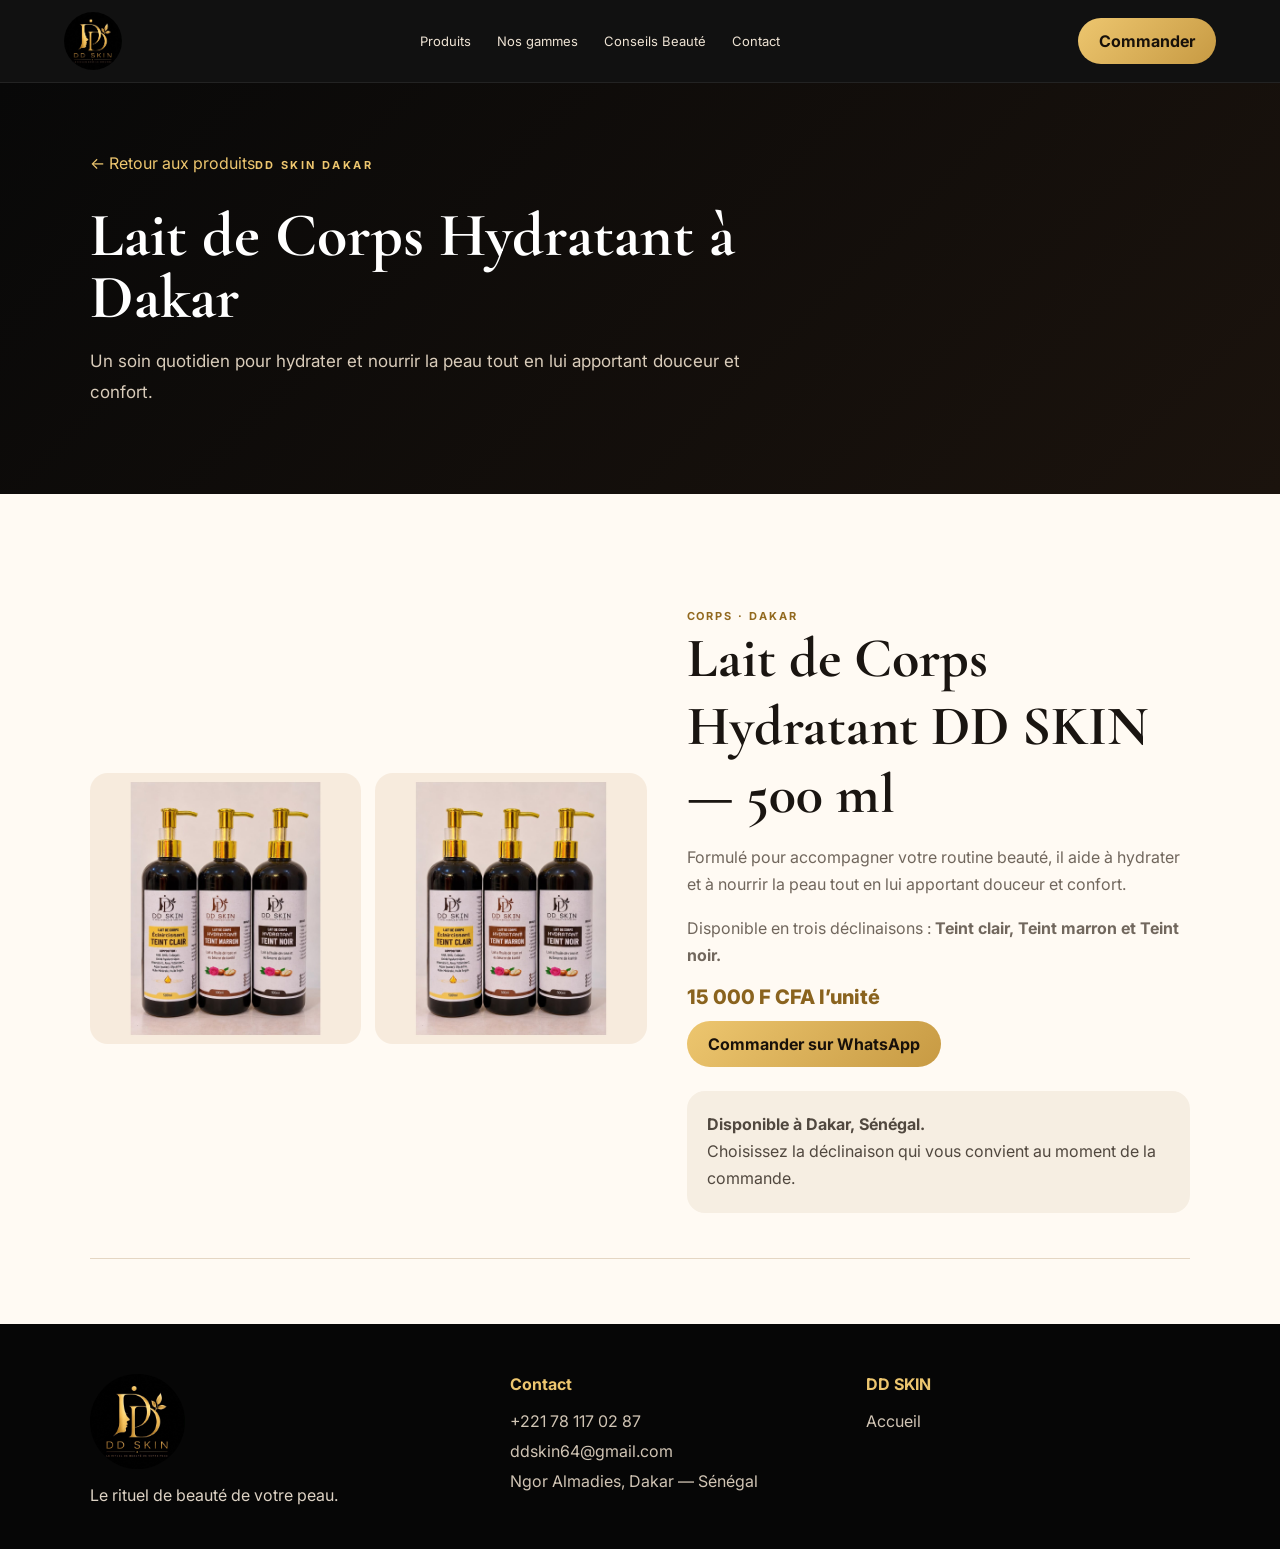
<file: lait-de-corps-dakar.html>
<!doctype html><html lang="fr"><head><meta charset="utf-8"><meta name="viewport" content="width=device-width,initial-scale=1"><meta name="theme-color" content="#090909"><title>Lait de Corps Dakar — DD SKIN Hydratant 500 ml</title><meta name="description" content="Lait de Corps Hydratant DD SKIN à Dakar, 500 ml, disponible en Teint Clair, Teint Marron et Teint Noir. 15 000 F CFA."><meta name="robots" content="index,follow,max-image-preview:large"><link rel="canonical" href="https://ddskin.khalam.app/lait-de-corps-dakar.html"><meta property="og:type" content="product"><meta property="og:locale" content="fr_SN"><meta property="og:site_name" content="DD SKIN"><meta property="og:title" content="Lait de Corps Dakar — DD SKIN"><meta property="og:description" content="Lait de corps hydratant DD SKIN 500 ml, disponible selon votre teint."><meta property="og:url" content="https://ddskin.khalam.app/lait-de-corps-dakar.html"><meta property="og:image" content="https://ddskin.khalam.app/assets/lait-corps.jpg"><link rel="preconnect" href="https://fonts.googleapis.com"><link rel="preconnect" href="https://fonts.gstatic.com" crossorigin><link href="https://fonts.googleapis.com/css2?family=Cormorant+Garamond:wght@500;600;700&family=Inter:wght@400;500;600;700&display=swap" rel="stylesheet"><link rel="stylesheet" href="styles.css"><script type="application/ld+json">{"@context":"https://schema.org","@type":"Product","name":"Lait de Corps Hydratant DD SKIN","image":"https://ddskin.khalam.app/assets/lait-corps.jpg","description":"Lait de corps hydratant 500 ml disponible en Teint Clair, Teint Marron et Teint Noir.","brand":{"@type":"Brand","name":"DD SKIN"},"offers":{"@type":"Offer","price":"15000","priceCurrency":"XOF","availability":"https://schema.org/InStock","url":"https://ddskin.khalam.app/lait-de-corps-dakar.html"}}</script></head><body>
<header class="site-header"><a class="brand" href="index.html"><img src="assets/ddskin-logo.jpeg" alt="DD SKIN"></a><nav class="nav"><a href="index.html#produits-unite">Produits</a><a href="index.html#gammes">Nos gammes</a><a href="index.html#rituel">Conseils Beauté</a><a href="index.html#contact">Contact</a></nav><a class="btn" href="https://wa.me/221781170287?text=Bonjour%20DD%20SKIN%2C%20je%20souhaite%20commander%20le%20Lait%20de%20Corps." target="_blank" rel="noopener">Commander</a></header>
<main><section class="range-hero"><div class="range-head"><a class="back" href="index.html#produits-unite">← Retour aux produits</a><span class="kicker">DD SKIN Dakar</span><h1>Lait de Corps Hydratant à Dakar</h1><p>Un soin quotidien pour hydrater et nourrir la peau tout en lui apportant douceur et confort.</p></div></section>
<section class="range-products"><article class="product-feature"><div class="gallery"><img src="assets/lait-corps.jpg" alt="Lait de Corps Hydratant DD SKIN 500 ml à Dakar"><img src="assets/lait-corps.jpg" alt="Laits DD SKIN Teint Clair Marron Noir"></div><div class="product-copy"><span class="tag">Corps · Dakar</span><h2>Lait de Corps Hydratant DD SKIN — 500 ml</h2><p>Formulé pour accompagner votre routine beauté, il aide à hydrater et à nourrir la peau tout en lui apportant douceur et confort.</p><p>Disponible en trois déclinaisons : <strong>Teint clair, Teint marron et Teint noir.</strong></p><div class="price">15 000 F CFA l’unité</div><a class="btn" href="https://wa.me/221781170287?text=Bonjour%20DD%20SKIN%2C%20je%20souhaite%20commander%20le%20Lait%20de%20Corps%20Hydratant%20500%20ml%20%C3%A0%2015%20000%20F%20CFA." target="_blank" rel="noopener">Commander sur WhatsApp</a><div class="use-details"><strong>Disponible à Dakar, Sénégal.</strong><br>Choisissez la déclinaison qui vous convient au moment de la commande.</div></div></article></section></main>
<footer class="footer" id="contact"><div><img src="assets/ddskin-logo.jpeg" alt="DD SKIN"><p>Le rituel de beauté de votre peau.</p></div><div><h4>Contact</h4><a href="https://wa.me/221781170287" target="_blank">+221 78 117 02 87</a><a href="mailto:ddskin64@gmail.com">ddskin64@gmail.com</a><span>Ngor Almadies, Dakar — Sénégal</span></div><div><h4>DD SKIN</h4><a href="index.html">Accueil</a></div></footer></body></html>
</file>
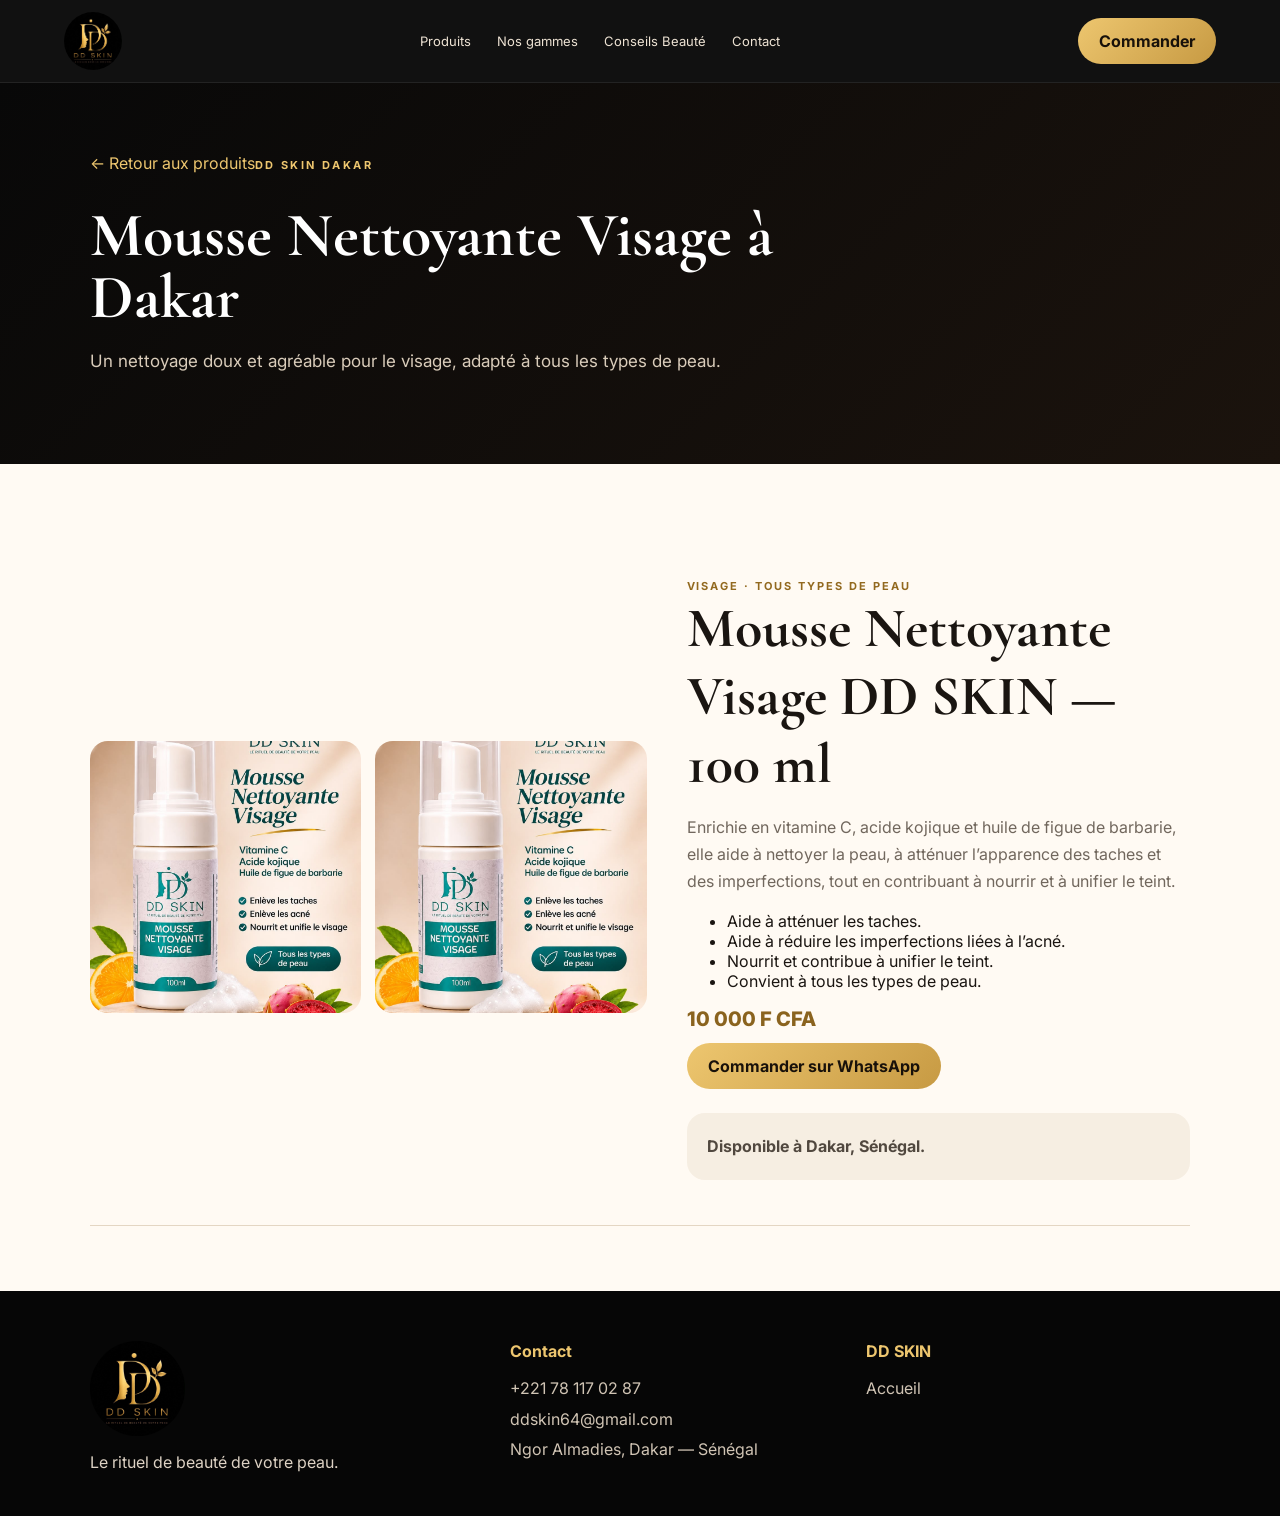
<file: mousse-nettoyante-visage-dakar.html>
<!doctype html><html lang="fr"><head><meta charset="utf-8"><meta name="viewport" content="width=device-width,initial-scale=1"><meta name="theme-color" content="#090909"><title>Mousse Nettoyante Visage Dakar — DD SKIN 100 ml</title><meta name="description" content="Mousse Nettoyante Visage DD SKIN à Dakar, 100 ml, tous types de peau. Vitamine C, acide kojique et huile de figue de barbarie."><meta name="robots" content="index,follow,max-image-preview:large"><link rel="canonical" href="https://ddskin.khalam.app/mousse-nettoyante-visage-dakar.html"><meta property="og:type" content="product"><meta property="og:locale" content="fr_SN"><meta property="og:site_name" content="DD SKIN"><meta property="og:title" content="Mousse Nettoyante Visage Dakar — DD SKIN"><meta property="og:description" content="Mousse nettoyante visage DD SKIN 100 ml, tous types de peau, disponible à Dakar."><meta property="og:url" content="https://ddskin.khalam.app/mousse-nettoyante-visage-dakar.html"><meta property="og:image" content="https://ddskin.khalam.app/assets/mousse-nettoyante-visage.jpg"><link rel="preconnect" href="https://fonts.googleapis.com"><link rel="preconnect" href="https://fonts.gstatic.com" crossorigin><link href="https://fonts.googleapis.com/css2?family=Cormorant+Garamond:wght@500;600;700&family=Inter:wght@400;500;600;700&display=swap" rel="stylesheet"><link rel="stylesheet" href="styles.css"><script type="application/ld+json">{"@context":"https://schema.org","@type":"Product","name":"Mousse Nettoyante Visage DD SKIN","image":"https://ddskin.khalam.app/assets/mousse-nettoyante-visage.jpg","description":"Mousse nettoyante visage 100 ml, tous types de peau, enrichie en vitamine C, acide kojique et huile de figue de barbarie.","brand":{"@type":"Brand","name":"DD SKIN"},"offers":{"@type":"Offer","price":"10000","priceCurrency":"XOF","availability":"https://schema.org/InStock","url":"https://ddskin.khalam.app/mousse-nettoyante-visage-dakar.html"}}</script></head><body>
<header class="site-header"><a class="brand" href="index.html"><img src="assets/ddskin-logo.jpeg" alt="DD SKIN"></a><nav class="nav"><a href="index.html#produits-unite">Produits</a><a href="index.html#gammes">Nos gammes</a><a href="index.html#rituel">Conseils Beauté</a><a href="index.html#contact">Contact</a></nav><a class="btn" href="https://wa.me/221781170287?text=Bonjour%20DD%20SKIN%2C%20je%20souhaite%20commander%20la%20Mousse%20Nettoyante%20Visage." target="_blank" rel="noopener">Commander</a></header>
<main><section class="range-hero"><div class="range-head"><a class="back" href="index.html#offres">← Retour aux produits</a><span class="kicker">DD SKIN Dakar</span><h1>Mousse Nettoyante Visage à Dakar</h1><p>Un nettoyage doux et agréable pour le visage, adapté à tous les types de peau.</p></div></section>
<section class="range-products"><article class="product-feature"><div class="gallery"><img src="assets/mousse-nettoyante-visage.jpg" alt="Mousse Nettoyante Visage DD SKIN 100 ml à Dakar"><img src="assets/mousse-nettoyante-visage.jpg" alt="Mousse visage DD SKIN tous types de peau"></div><div class="product-copy"><span class="tag">Visage · Tous types de peau</span><h2>Mousse Nettoyante Visage DD SKIN — 100 ml</h2><p>Enrichie en vitamine C, acide kojique et huile de figue de barbarie, elle aide à nettoyer la peau, à atténuer l’apparence des taches et des imperfections, tout en contribuant à nourrir et à unifier le teint.</p><ul><li>Aide à atténuer les taches.</li><li>Aide à réduire les imperfections liées à l’acné.</li><li>Nourrit et contribue à unifier le teint.</li><li>Convient à tous les types de peau.</li></ul><div class="price">10 000 F CFA</div><a class="btn" href="https://wa.me/221781170287?text=Bonjour%20DD%20SKIN%2C%20je%20souhaite%20commander%20la%20Mousse%20Nettoyante%20Visage%20100%20ml%20%C3%A0%2010%20000%20F%20CFA." target="_blank" rel="noopener">Commander sur WhatsApp</a><div class="use-details"><strong>Disponible à Dakar, Sénégal.</strong></div></div></article></section></main>
<footer class="footer" id="contact"><div><img src="assets/ddskin-logo.jpeg" alt="DD SKIN"><p>Le rituel de beauté de votre peau.</p></div><div><h4>Contact</h4><a href="https://wa.me/221781170287" target="_blank">+221 78 117 02 87</a><a href="mailto:ddskin64@gmail.com">ddskin64@gmail.com</a><span>Ngor Almadies, Dakar — Sénégal</span></div><div><h4>DD SKIN</h4><a href="index.html">Accueil</a></div></footer></body></html>
</file>
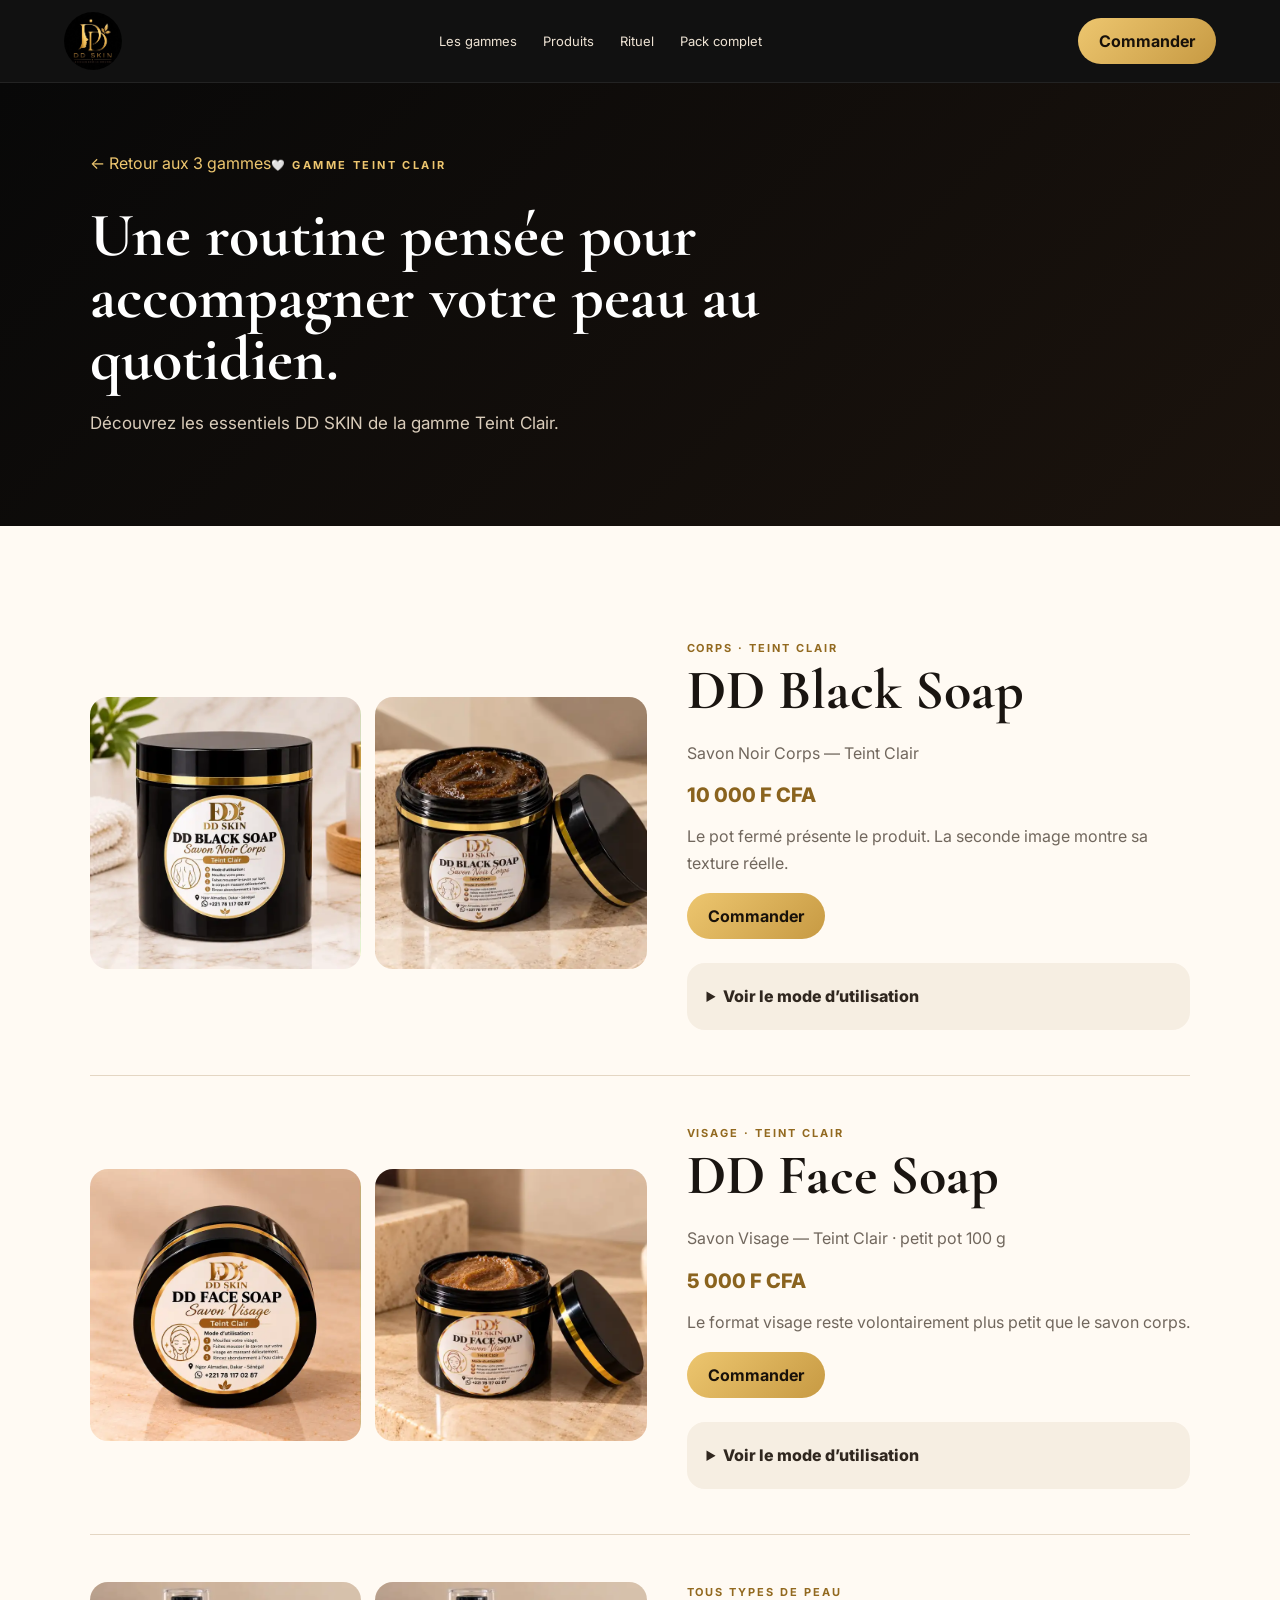
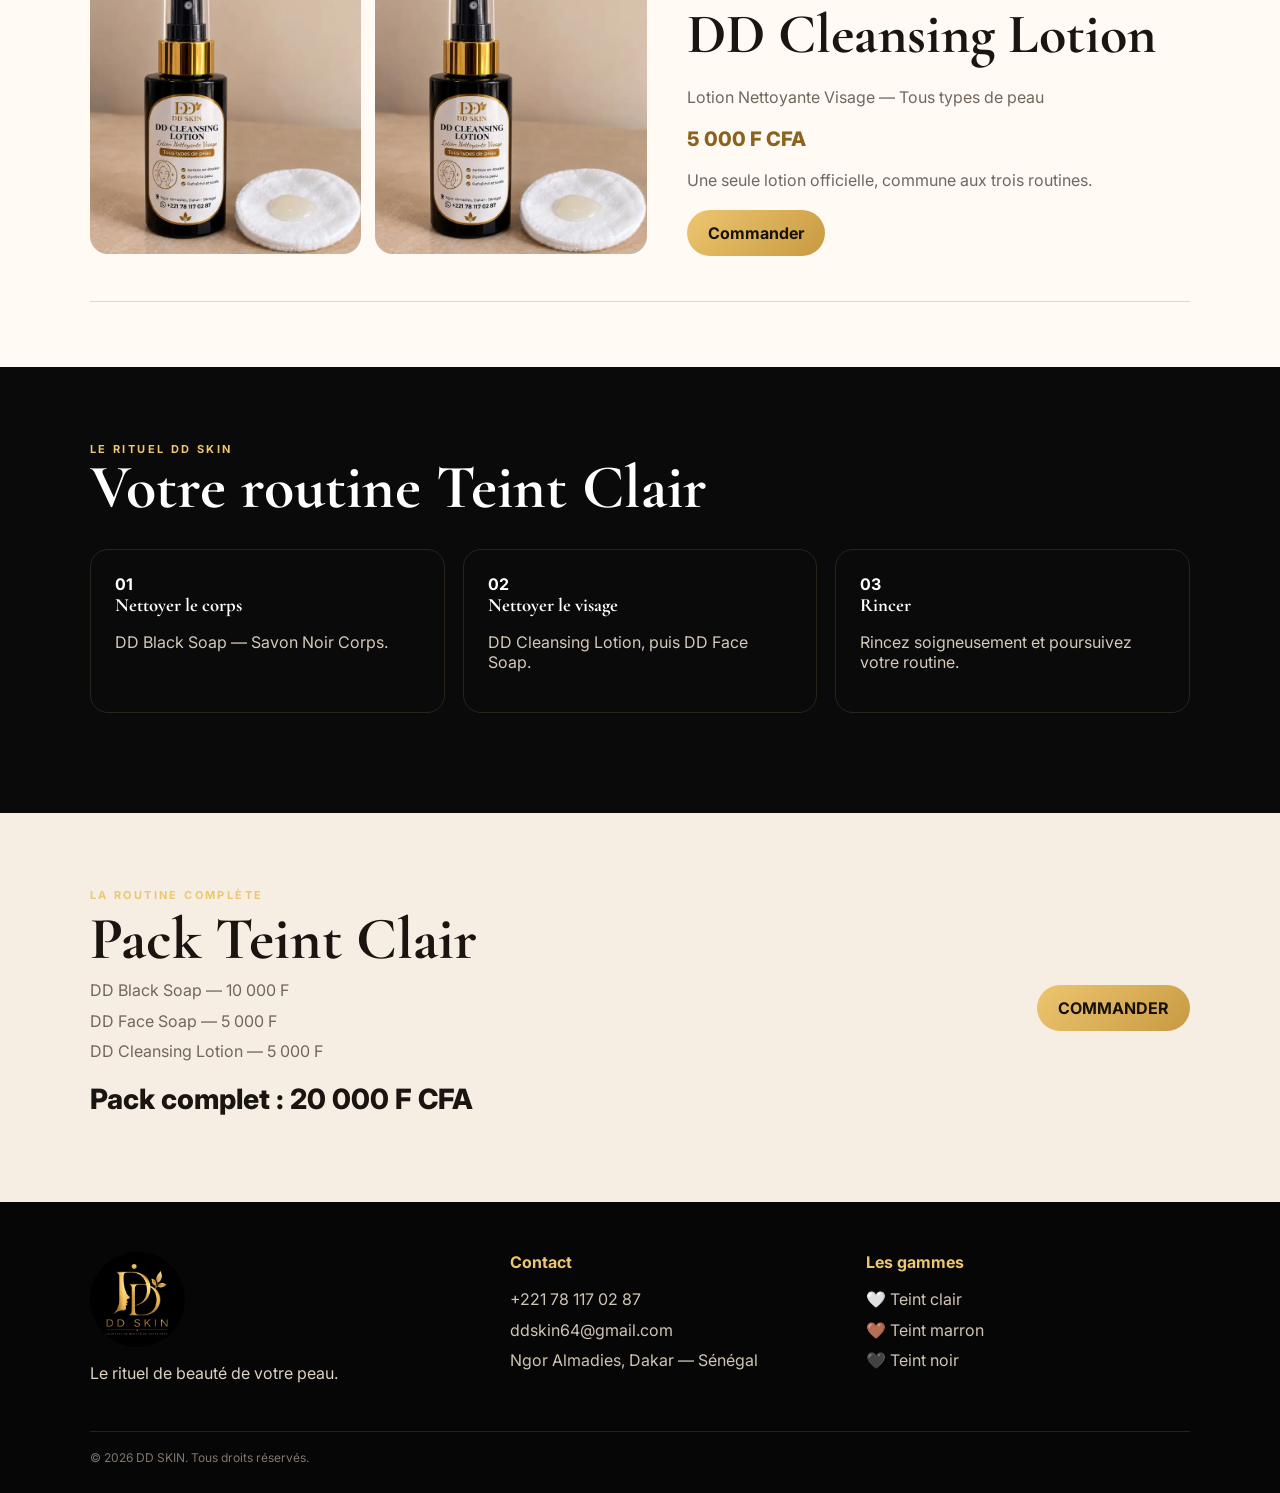
<file: teint-clair.html>
<!doctype html><html lang="fr"><head><meta charset="utf-8"><meta name="viewport" content="width=device-width,initial-scale=1"><meta name="theme-color" content="#090909"><title>Gamme Teint Clair DD SKIN — Soins visage et corps</title><meta name="description" content="Découvrez la gamme Teint Clair DD SKIN : savon noir corps, savon visage, lotion, crème et soins pour une routine beauté complète."><meta name="robots" content="index,follow,max-image-preview:large"><link rel="canonical" href="https://ddskin.khalam.app/teint-clair.html"><meta property="og:type" content="website"><meta property="og:locale" content="fr_SN"><meta property="og:site_name" content="DD SKIN"><meta property="og:title" content="Gamme Teint Clair — DD SKIN"><meta property="og:description" content="Les essentiels DD SKIN pour une routine visage et corps dédiée au teint clair."><meta property="og:url" content="https://ddskin.khalam.app/teint-clair.html"><meta property="og:image" content="https://ddskin.khalam.app/assets/ddskin-logo.jpeg"><meta name="twitter:card" content="summary_large_image"><meta name="twitter:title" content="Gamme Teint Clair — DD SKIN"><meta name="twitter:description" content="Les essentiels DD SKIN pour une routine visage et corps dédiée au teint clair."><meta name="twitter:image" content="https://ddskin.khalam.app/assets/ddskin-logo.jpeg"><link rel="preconnect" href="https://fonts.googleapis.com"><link rel="preconnect" href="https://fonts.gstatic.com" crossorigin><link href="https://fonts.googleapis.com/css2?family=Cormorant+Garamond:wght@500;600;700&family=Inter:wght@400;500;600;700&display=swap" rel="stylesheet"><link rel="manifest" href="manifest.webmanifest"><link rel="apple-touch-icon" href="assets/ddskin-logo.jpeg"><meta name="apple-mobile-web-app-capable" content="yes"><meta name="apple-mobile-web-app-status-bar-style" content="black-translucent"><meta name="apple-mobile-web-app-title" content="DD SKIN"><link rel="stylesheet" href="styles.css"><script src="clair.js"></script><script src="common.js"></script></head><body>
<header class="site-header"><a class="brand" href="index.html"><img src="assets/ddskin-logo.jpeg" alt="DD SKIN"></a><nav class="nav"><a href="index.html#gammes">Les gammes</a><a href="#produits">Produits</a><a href="#rituel">Rituel</a><a href="#pack">Pack complet</a></nav><a class="btn" href="https://wa.me/221781170287?text=Bonjour%20DD%20SKIN%2C%20je%20souhaite%20commander%20dans%20la%20gamme%20Teint%20Clair." target="_blank">Commander</a></header>
<main><section class="range-hero"><div class="range-head"><a class="back" href="index.html#gammes">← Retour aux 3 gammes</a><span class="kicker">🤍 Gamme Teint Clair</span><h1>Une routine pensée pour accompagner votre peau au quotidien.</h1><p>Découvrez les essentiels DD SKIN de la gamme Teint Clair.</p></div></section>
<section class="range-products" id="produits">
<article class="product-feature"><div class="gallery"><img data-img="black-clair-ferme" alt="DD Black Soap fermé — Teint Clair"><img data-img="black-clair-ouvert" alt="Texture DD Black Soap — Teint Clair"></div><div class="product-copy"><span class="tag">Corps · Teint Clair</span><h2>DD Black Soap</h2><p>Savon Noir Corps — Teint Clair</p><div class="price">10 000 F CFA</div><p>Le pot fermé présente le produit. La seconde image montre sa texture réelle.</p><a class="btn" href="https://wa.me/221781170287?text=Bonjour%20DD%20SKIN%2C%20je%20souhaite%20commander%20le%20DD%20Black%20Soap%20%E2%80%94%20Teint%20Clair." target="_blank">Commander</a><details class="use-details"><summary>Voir le mode d’utilisation</summary><p>1. Mouillez votre peau.<br>2. Faites mousser le savon sur tout le corps en massant délicatement.<br>3. Rincez abondamment à l’eau claire.</p></details></div></article>
<article class="product-feature"><div class="gallery"><img data-img="face-clair-ferme" alt="DD Face Soap fermé — Teint Clair"><img data-img="face-clair-ouvert" alt="Texture DD Face Soap — Teint Clair"></div><div class="product-copy"><span class="tag">Visage · Teint Clair</span><h2>DD Face Soap</h2><p>Savon Visage — Teint Clair · petit pot 100 g</p><div class="price">5 000 F CFA</div><p>Le format visage reste volontairement plus petit que le savon corps.</p><a class="btn" href="https://wa.me/221781170287?text=Bonjour%20DD%20SKIN%2C%20je%20souhaite%20commander%20le%20DD%20Face%20Soap%20%E2%80%94%20Teint%20Clair." target="_blank">Commander</a><details class="use-details"><summary>Voir le mode d’utilisation</summary><p>1. Mouillez votre visage.<br>2. Faites mousser le savon et massez délicatement.<br>3. Rincez abondamment à l’eau claire.</p></details></div></article>
<article class="product-feature"><div class="gallery"><img data-img="lotion" alt="DD Cleansing Lotion"><img data-img="lotion" alt="DD Cleansing Lotion et coton"></div><div class="product-copy"><span class="tag">Tous types de peau</span><h2>DD Cleansing Lotion</h2><p>Lotion Nettoyante Visage — Tous types de peau</p><div class="price">5 000 F CFA</div><p>Une seule lotion officielle, commune aux trois routines.</p><a class="btn" href="https://wa.me/221781170287?text=Bonjour%20DD%20SKIN%2C%20je%20souhaite%20commander%20la%20DD%20Cleansing%20Lotion." target="_blank">Commander</a></div></article>
</section>
<section class="routine" id="rituel"><span class="kicker">Le rituel DD SKIN</span><h2>Votre routine Teint Clair</h2><div class="routine-list"><div class="routine-box"><b>01</b><h3>Nettoyer le corps</h3><p>DD Black Soap — Savon Noir Corps.</p></div><div class="routine-box"><b>02</b><h3>Nettoyer le visage</h3><p>DD Cleansing Lotion, puis DD Face Soap.</p></div><div class="routine-box"><b>03</b><h3>Rincer</h3><p>Rincez soigneusement et poursuivez votre routine.</p></div></div></section>
<section class="pack" id="pack"><div><span class="kicker">La routine complète</span><h2>Pack Teint Clair</h2><div class="pack-lines">DD Black Soap — 10 000 F<br>DD Face Soap — 5 000 F<br>DD Cleansing Lotion — 5 000 F</div><div class="pack-price">Pack complet : 20 000 F CFA</div></div><a class="btn" href="https://wa.me/221781170287?text=Bonjour%20DD%20SKIN%2C%20je%20souhaite%20commander%20le%20pack%20complet%20Teint%20Clair%20%C3%A0%2020%20000%20F%20CFA." target="_blank">COMMANDER</a></section></main>
<footer class="footer"><div><img src="assets/ddskin-logo.jpeg" alt="DD SKIN"><p>Le rituel de beauté de votre peau.</p></div><div><h4>Contact</h4><a href="https://wa.me/221781170287" target="_blank">+221 78 117 02 87</a><a href="mailto:ddskin64@gmail.com">ddskin64@gmail.com</a><span>Ngor Almadies, Dakar — Sénégal</span></div><div><h4>Les gammes</h4><a href="teint-clair.html">🤍 Teint clair</a><a href="teint-marron.html">🤎 Teint marron</a><a href="teint-noir.html">🖤 Teint noir</a></div><div class="copy">© 2026 DD SKIN. Tous droits réservés.</div></footer><script src="script.js"></script></body></html>
</file>
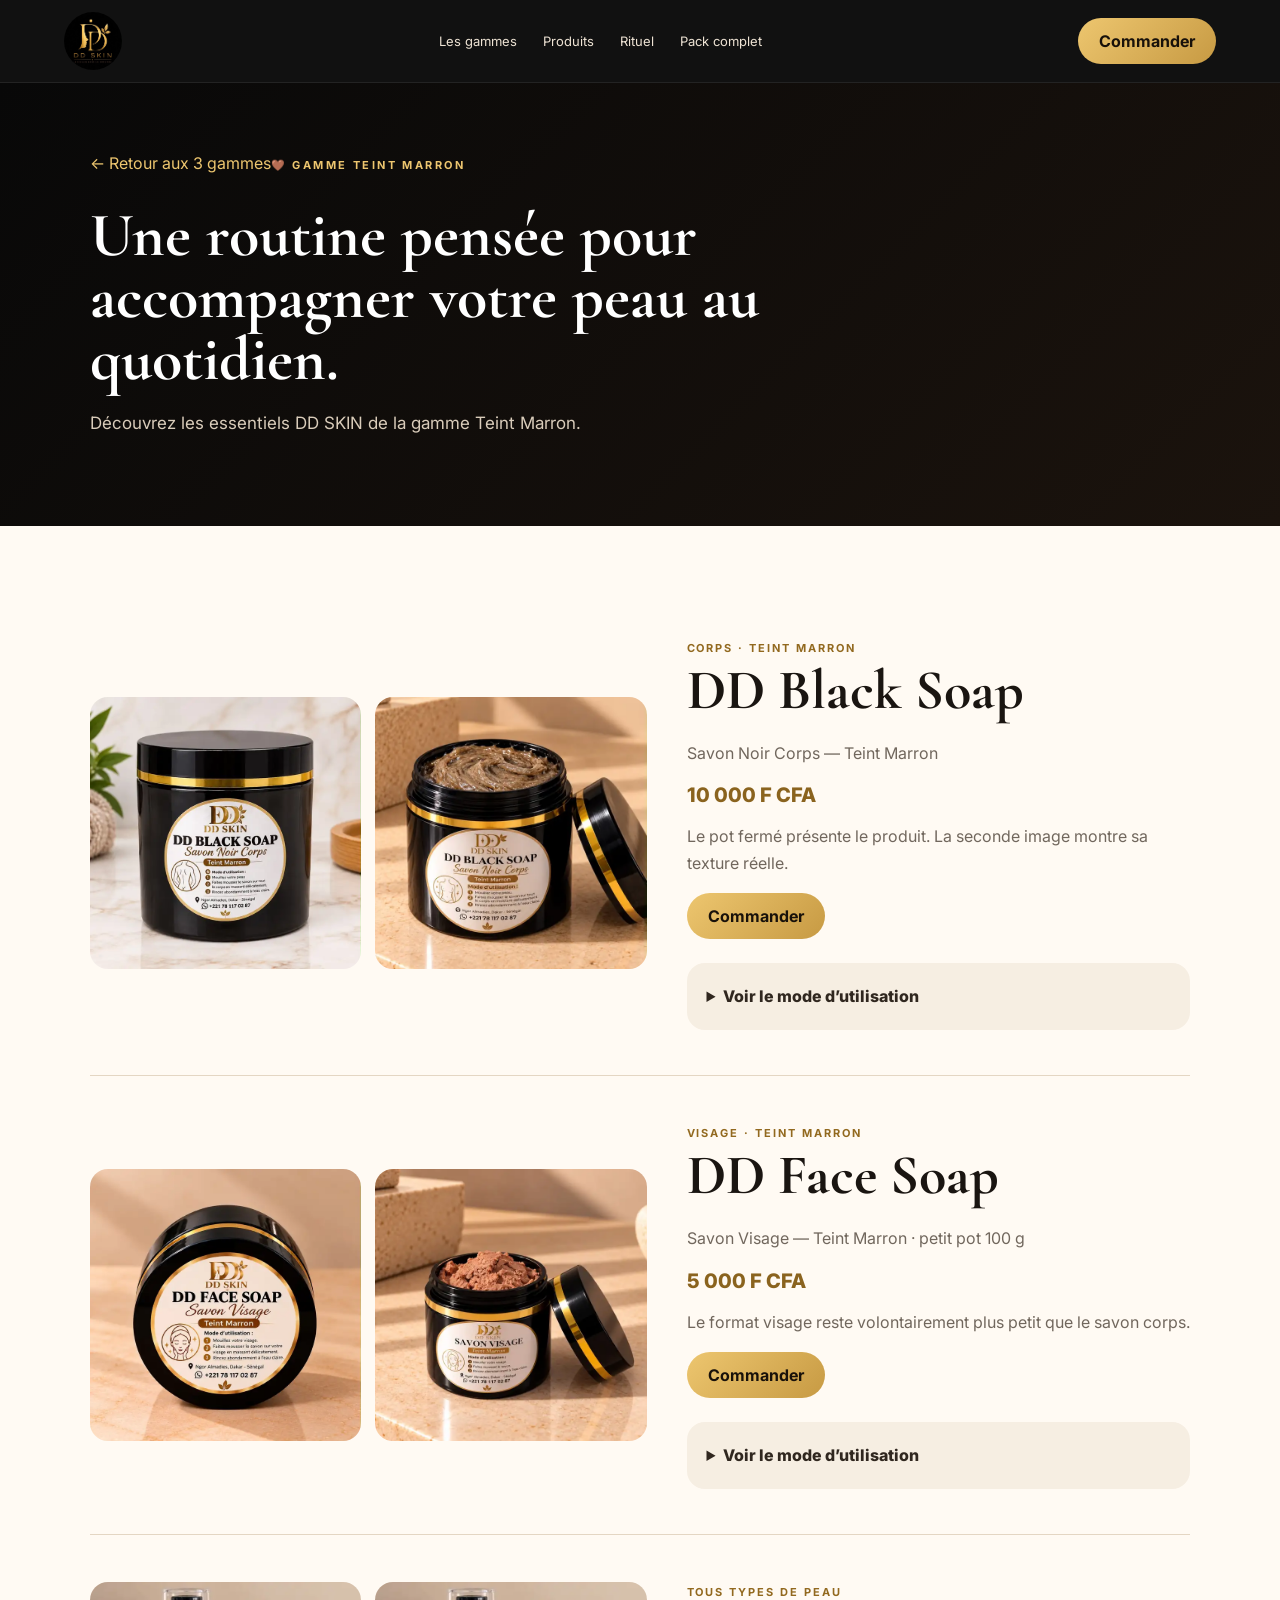
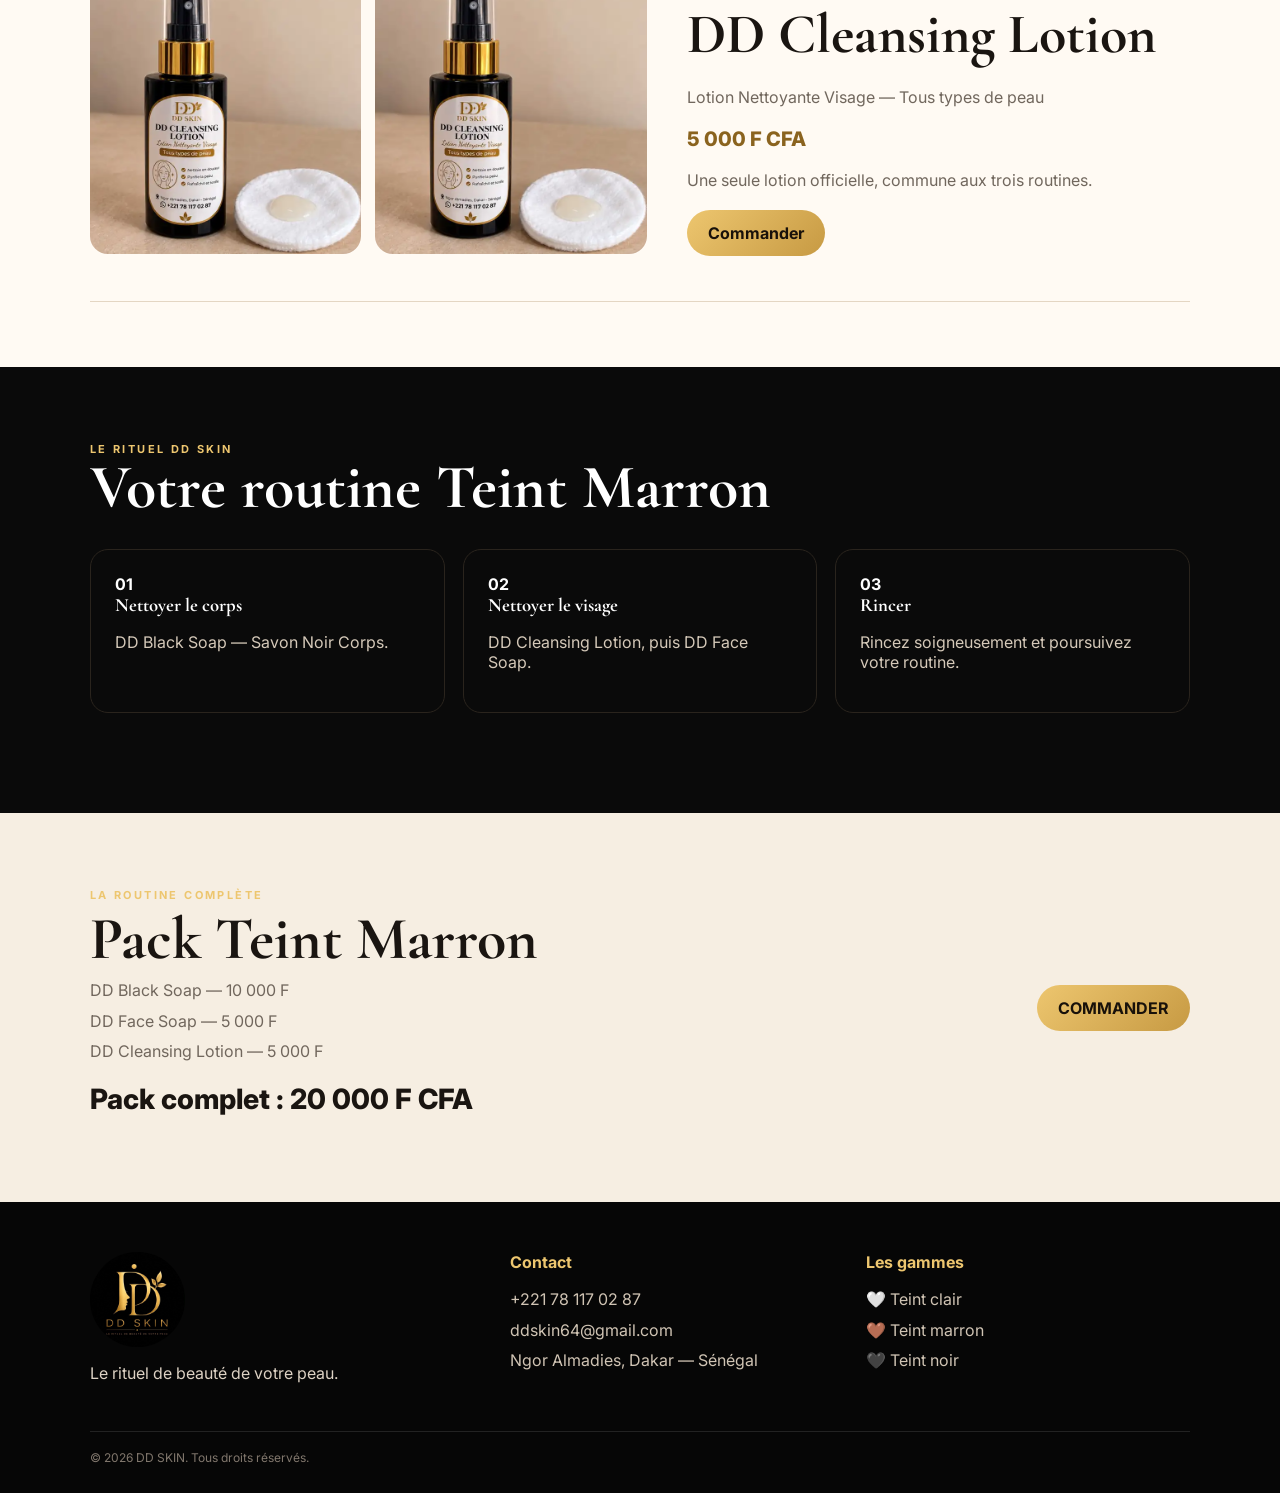
<file: teint-marron.html>
<!doctype html><html lang="fr"><head><meta charset="utf-8"><meta name="viewport" content="width=device-width,initial-scale=1"><meta name="theme-color" content="#090909"><title>Gamme Teint Marron DD SKIN — Soins visage et corps</title><meta name="description" content="Découvrez la gamme Teint Marron DD SKIN : savon noir corps, savon visage, lotion, crème et soins pour une routine beauté complète."><meta name="robots" content="index,follow,max-image-preview:large"><link rel="canonical" href="https://ddskin.khalam.app/teint-marron.html"><meta property="og:type" content="website"><meta property="og:locale" content="fr_SN"><meta property="og:site_name" content="DD SKIN"><meta property="og:title" content="Gamme Teint Marron — DD SKIN"><meta property="og:description" content="Les essentiels DD SKIN pour une routine visage et corps dédiée au teint marron."><meta property="og:url" content="https://ddskin.khalam.app/teint-marron.html"><meta property="og:image" content="https://ddskin.khalam.app/assets/ddskin-logo.jpeg"><meta name="twitter:card" content="summary_large_image"><meta name="twitter:title" content="Gamme Teint Marron — DD SKIN"><meta name="twitter:description" content="Les essentiels DD SKIN pour une routine visage et corps dédiée au teint marron."><meta name="twitter:image" content="https://ddskin.khalam.app/assets/ddskin-logo.jpeg"><link rel="preconnect" href="https://fonts.googleapis.com"><link rel="preconnect" href="https://fonts.gstatic.com" crossorigin><link href="https://fonts.googleapis.com/css2?family=Cormorant+Garamond:wght@500;600;700&family=Inter:wght@400;500;600;700&display=swap" rel="stylesheet"><link rel="manifest" href="manifest.webmanifest"><link rel="apple-touch-icon" href="assets/ddskin-logo.jpeg"><meta name="apple-mobile-web-app-capable" content="yes"><meta name="apple-mobile-web-app-status-bar-style" content="black-translucent"><meta name="apple-mobile-web-app-title" content="DD SKIN"><link rel="stylesheet" href="styles.css"><script src="marron.js"></script><script src="common.js"></script></head><body>
<header class="site-header"><a class="brand" href="index.html"><img src="assets/ddskin-logo.jpeg" alt="DD SKIN"></a><nav class="nav"><a href="index.html#gammes">Les gammes</a><a href="#produits">Produits</a><a href="#rituel">Rituel</a><a href="#pack">Pack complet</a></nav><a class="btn" href="https://wa.me/221781170287?text=Bonjour%20DD%20SKIN%2C%20je%20souhaite%20commander%20dans%20la%20gamme%20Teint%20Marron." target="_blank">Commander</a></header>
<main><section class="range-hero"><div class="range-head"><a class="back" href="index.html#gammes">← Retour aux 3 gammes</a><span class="kicker">🤎 Gamme Teint Marron</span><h1>Une routine pensée pour accompagner votre peau au quotidien.</h1><p>Découvrez les essentiels DD SKIN de la gamme Teint Marron.</p></div></section>
<section class="range-products" id="produits">
<article class="product-feature"><div class="gallery"><img data-img="black-marron-ferme" alt="DD Black Soap fermé — Teint Marron"><img data-img="black-marron-ouvert" alt="Texture DD Black Soap — Teint Marron"></div><div class="product-copy"><span class="tag">Corps · Teint Marron</span><h2>DD Black Soap</h2><p>Savon Noir Corps — Teint Marron</p><div class="price">10 000 F CFA</div><p>Le pot fermé présente le produit. La seconde image montre sa texture réelle.</p><a class="btn" href="https://wa.me/221781170287?text=Bonjour%20DD%20SKIN%2C%20je%20souhaite%20commander%20le%20DD%20Black%20Soap%20%E2%80%94%20Teint%20Marron." target="_blank">Commander</a><details class="use-details"><summary>Voir le mode d’utilisation</summary><p>1. Mouillez votre peau.<br>2. Faites mousser le savon sur tout le corps en massant délicatement.<br>3. Rincez abondamment à l’eau claire.</p></details></div></article>
<article class="product-feature"><div class="gallery"><img data-img="face-marron-ferme" alt="DD Face Soap fermé — Teint Marron"><img data-img="face-marron-ouvert" alt="Texture DD Face Soap — Teint Marron"></div><div class="product-copy"><span class="tag">Visage · Teint Marron</span><h2>DD Face Soap</h2><p>Savon Visage — Teint Marron · petit pot 100 g</p><div class="price">5 000 F CFA</div><p>Le format visage reste volontairement plus petit que le savon corps.</p><a class="btn" href="https://wa.me/221781170287?text=Bonjour%20DD%20SKIN%2C%20je%20souhaite%20commander%20le%20DD%20Face%20Soap%20%E2%80%94%20Teint%20Marron." target="_blank">Commander</a><details class="use-details"><summary>Voir le mode d’utilisation</summary><p>1. Mouillez votre visage.<br>2. Faites mousser le savon et massez délicatement.<br>3. Rincez abondamment à l’eau claire.</p></details></div></article>
<article class="product-feature"><div class="gallery"><img data-img="lotion" alt="DD Cleansing Lotion"><img data-img="lotion" alt="DD Cleansing Lotion et coton"></div><div class="product-copy"><span class="tag">Tous types de peau</span><h2>DD Cleansing Lotion</h2><p>Lotion Nettoyante Visage — Tous types de peau</p><div class="price">5 000 F CFA</div><p>Une seule lotion officielle, commune aux trois routines.</p><a class="btn" href="https://wa.me/221781170287?text=Bonjour%20DD%20SKIN%2C%20je%20souhaite%20commander%20la%20DD%20Cleansing%20Lotion." target="_blank">Commander</a></div></article>
</section>
<section class="routine" id="rituel"><span class="kicker">Le rituel DD SKIN</span><h2>Votre routine Teint Marron</h2><div class="routine-list"><div class="routine-box"><b>01</b><h3>Nettoyer le corps</h3><p>DD Black Soap — Savon Noir Corps.</p></div><div class="routine-box"><b>02</b><h3>Nettoyer le visage</h3><p>DD Cleansing Lotion, puis DD Face Soap.</p></div><div class="routine-box"><b>03</b><h3>Rincer</h3><p>Rincez soigneusement et poursuivez votre routine.</p></div></div></section>
<section class="pack" id="pack"><div><span class="kicker">La routine complète</span><h2>Pack Teint Marron</h2><div class="pack-lines">DD Black Soap — 10 000 F<br>DD Face Soap — 5 000 F<br>DD Cleansing Lotion — 5 000 F</div><div class="pack-price">Pack complet : 20 000 F CFA</div></div><a class="btn" href="https://wa.me/221781170287?text=Bonjour%20DD%20SKIN%2C%20je%20souhaite%20commander%20le%20pack%20complet%20Teint%20Marron%20%C3%A0%2020%20000%20F%20CFA." target="_blank">COMMANDER</a></section></main>
<footer class="footer"><div><img src="assets/ddskin-logo.jpeg" alt="DD SKIN"><p>Le rituel de beauté de votre peau.</p></div><div><h4>Contact</h4><a href="https://wa.me/221781170287" target="_blank">+221 78 117 02 87</a><a href="mailto:ddskin64@gmail.com">ddskin64@gmail.com</a><span>Ngor Almadies, Dakar — Sénégal</span></div><div><h4>Les gammes</h4><a href="teint-clair.html">🤍 Teint clair</a><a href="teint-marron.html">🤎 Teint marron</a><a href="teint-noir.html">🖤 Teint noir</a></div><div class="copy">© 2026 DD SKIN. Tous droits réservés.</div></footer><script src="script.js"></script></body></html>
</file>
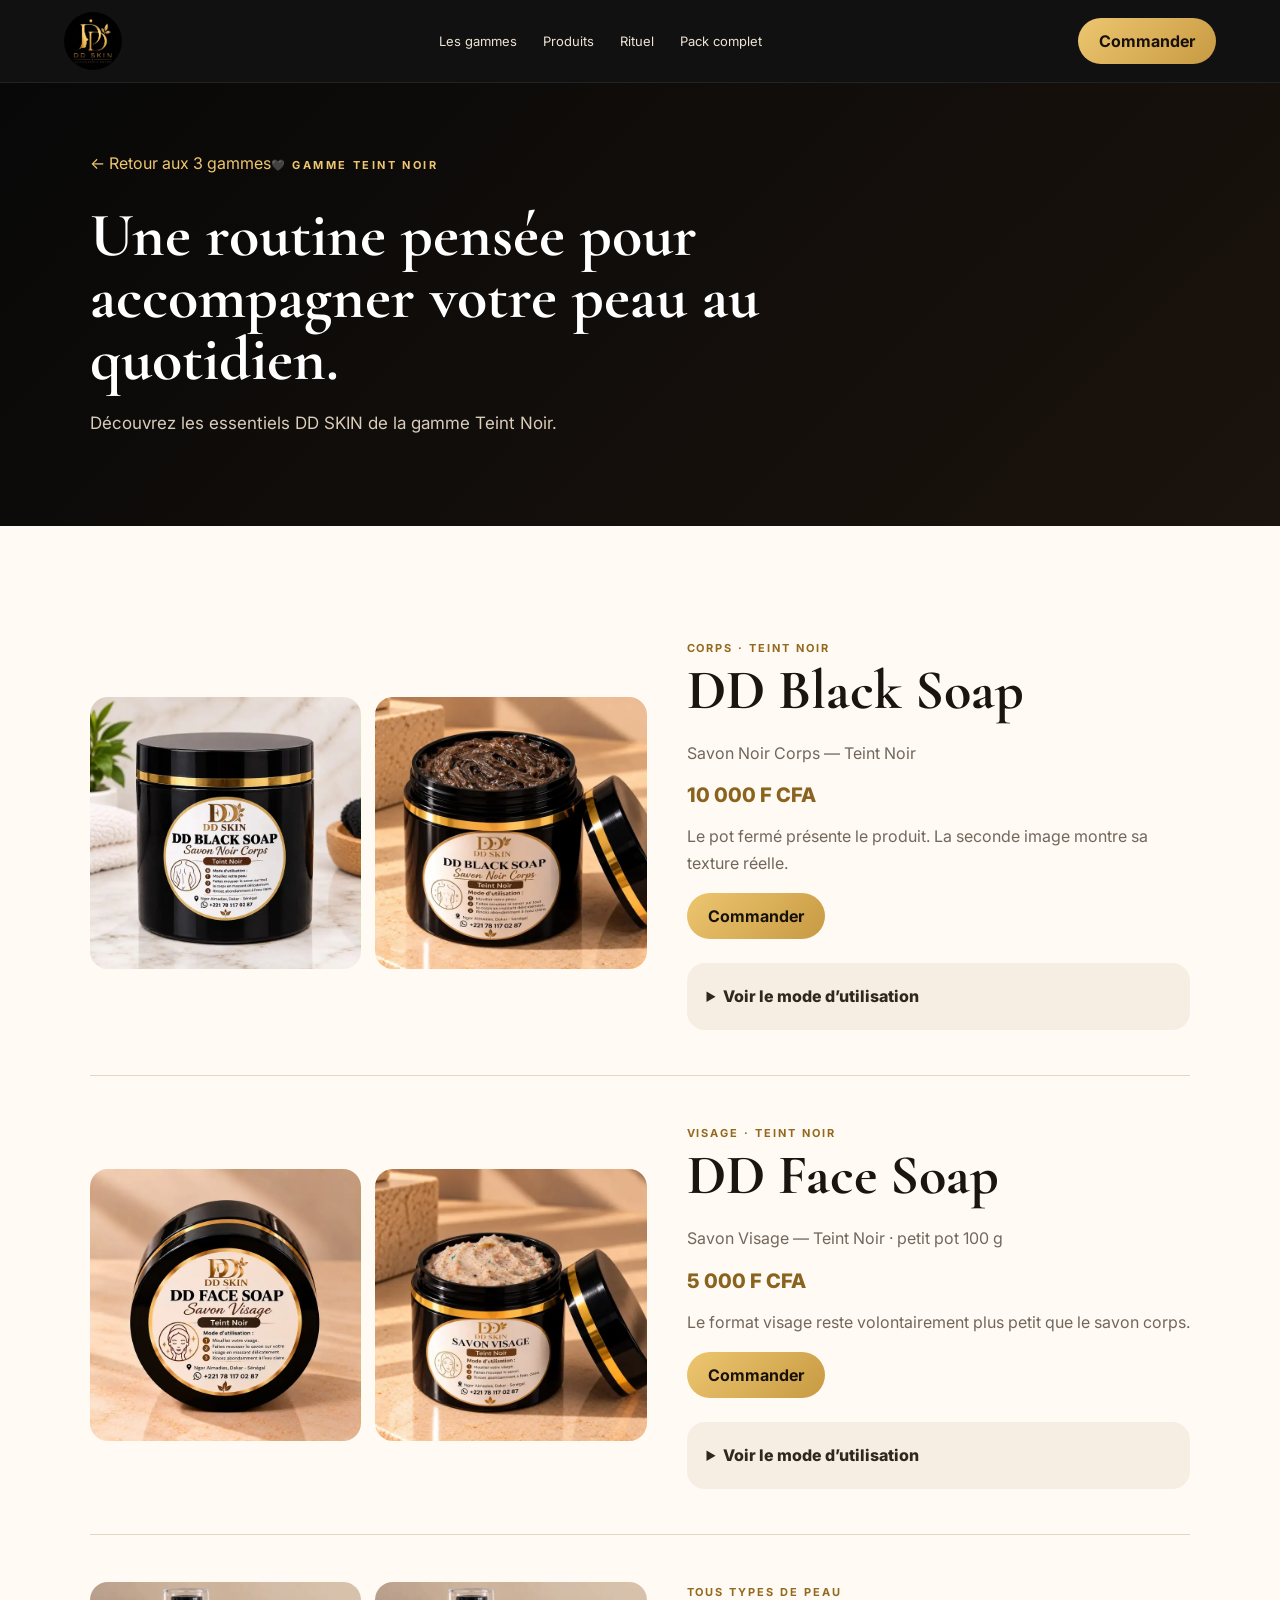
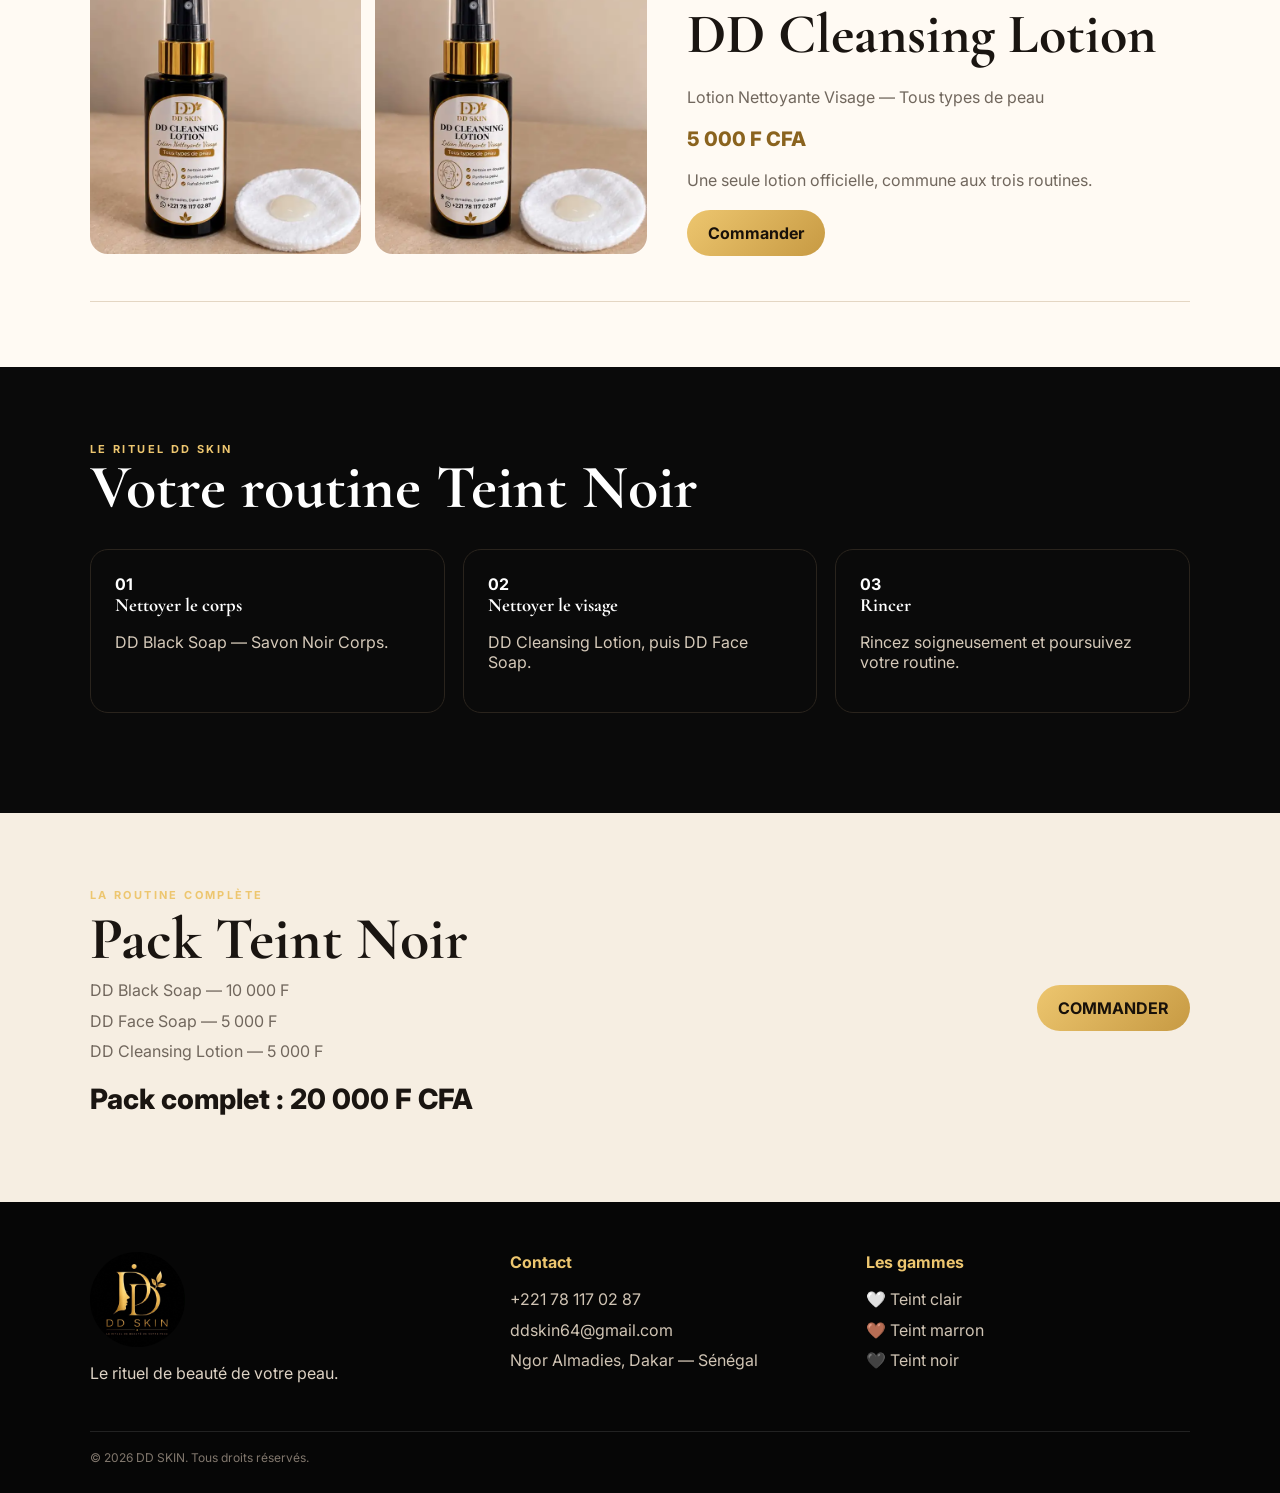
<file: teint-noir.html>
<!doctype html><html lang="fr"><head><meta charset="utf-8"><meta name="viewport" content="width=device-width,initial-scale=1"><meta name="theme-color" content="#090909"><title>Gamme Teint Noir DD SKIN — Soins visage et corps</title><meta name="description" content="Découvrez la gamme Teint Noir DD SKIN : savon noir corps, savon visage, lotion, crème et soins pour une routine beauté complète."><meta name="robots" content="index,follow,max-image-preview:large"><link rel="canonical" href="https://ddskin.khalam.app/teint-noir.html"><meta property="og:type" content="website"><meta property="og:locale" content="fr_SN"><meta property="og:site_name" content="DD SKIN"><meta property="og:title" content="Gamme Teint Noir — DD SKIN"><meta property="og:description" content="Les essentiels DD SKIN pour une routine visage et corps dédiée au teint noir."><meta property="og:url" content="https://ddskin.khalam.app/teint-noir.html"><meta property="og:image" content="https://ddskin.khalam.app/assets/ddskin-logo.jpeg"><meta name="twitter:card" content="summary_large_image"><meta name="twitter:title" content="Gamme Teint Noir — DD SKIN"><meta name="twitter:description" content="Les essentiels DD SKIN pour une routine visage et corps dédiée au teint noir."><meta name="twitter:image" content="https://ddskin.khalam.app/assets/ddskin-logo.jpeg"><link rel="preconnect" href="https://fonts.googleapis.com"><link rel="preconnect" href="https://fonts.gstatic.com" crossorigin><link href="https://fonts.googleapis.com/css2?family=Cormorant+Garamond:wght@500;600;700&family=Inter:wght@400;500;600;700&display=swap" rel="stylesheet"><link rel="manifest" href="manifest.webmanifest"><link rel="apple-touch-icon" href="assets/ddskin-logo.jpeg"><meta name="apple-mobile-web-app-capable" content="yes"><meta name="apple-mobile-web-app-status-bar-style" content="black-translucent"><meta name="apple-mobile-web-app-title" content="DD SKIN"><link rel="stylesheet" href="styles.css"><script src="noir.js"></script><script src="common.js"></script></head><body>
<header class="site-header"><a class="brand" href="index.html"><img src="assets/ddskin-logo.jpeg" alt="DD SKIN"></a><nav class="nav"><a href="index.html#gammes">Les gammes</a><a href="#produits">Produits</a><a href="#rituel">Rituel</a><a href="#pack">Pack complet</a></nav><a class="btn" href="https://wa.me/221781170287?text=Bonjour%20DD%20SKIN%2C%20je%20souhaite%20commander%20dans%20la%20gamme%20Teint%20Noir." target="_blank">Commander</a></header>
<main><section class="range-hero"><div class="range-head"><a class="back" href="index.html#gammes">← Retour aux 3 gammes</a><span class="kicker">🖤 Gamme Teint Noir</span><h1>Une routine pensée pour accompagner votre peau au quotidien.</h1><p>Découvrez les essentiels DD SKIN de la gamme Teint Noir.</p></div></section>
<section class="range-products" id="produits">
<article class="product-feature"><div class="gallery"><img data-img="black-noir-ferme" alt="DD Black Soap fermé — Teint Noir"><img data-img="black-noir-ouvert" alt="Texture DD Black Soap — Teint Noir"></div><div class="product-copy"><span class="tag">Corps · Teint Noir</span><h2>DD Black Soap</h2><p>Savon Noir Corps — Teint Noir</p><div class="price">10 000 F CFA</div><p>Le pot fermé présente le produit. La seconde image montre sa texture réelle.</p><a class="btn" href="https://wa.me/221781170287?text=Bonjour%20DD%20SKIN%2C%20je%20souhaite%20commander%20le%20DD%20Black%20Soap%20%E2%80%94%20Teint%20Noir." target="_blank">Commander</a><details class="use-details"><summary>Voir le mode d’utilisation</summary><p>1. Mouillez votre peau.<br>2. Faites mousser le savon sur tout le corps en massant délicatement.<br>3. Rincez abondamment à l’eau claire.</p></details></div></article>
<article class="product-feature"><div class="gallery"><img data-img="face-noir-ferme" alt="DD Face Soap fermé — Teint Noir"><img data-img="face-noir-ouvert" alt="Texture DD Face Soap — Teint Noir"></div><div class="product-copy"><span class="tag">Visage · Teint Noir</span><h2>DD Face Soap</h2><p>Savon Visage — Teint Noir · petit pot 100 g</p><div class="price">5 000 F CFA</div><p>Le format visage reste volontairement plus petit que le savon corps.</p><a class="btn" href="https://wa.me/221781170287?text=Bonjour%20DD%20SKIN%2C%20je%20souhaite%20commander%20le%20DD%20Face%20Soap%20%E2%80%94%20Teint%20Noir." target="_blank">Commander</a><details class="use-details"><summary>Voir le mode d’utilisation</summary><p>1. Mouillez votre visage.<br>2. Faites mousser le savon et massez délicatement.<br>3. Rincez abondamment à l’eau claire.</p></details></div></article>
<article class="product-feature"><div class="gallery"><img data-img="lotion" alt="DD Cleansing Lotion"><img data-img="lotion" alt="DD Cleansing Lotion et coton"></div><div class="product-copy"><span class="tag">Tous types de peau</span><h2>DD Cleansing Lotion</h2><p>Lotion Nettoyante Visage — Tous types de peau</p><div class="price">5 000 F CFA</div><p>Une seule lotion officielle, commune aux trois routines.</p><a class="btn" href="https://wa.me/221781170287?text=Bonjour%20DD%20SKIN%2C%20je%20souhaite%20commander%20la%20DD%20Cleansing%20Lotion." target="_blank">Commander</a></div></article>
</section>
<section class="routine" id="rituel"><span class="kicker">Le rituel DD SKIN</span><h2>Votre routine Teint Noir</h2><div class="routine-list"><div class="routine-box"><b>01</b><h3>Nettoyer le corps</h3><p>DD Black Soap — Savon Noir Corps.</p></div><div class="routine-box"><b>02</b><h3>Nettoyer le visage</h3><p>DD Cleansing Lotion, puis DD Face Soap.</p></div><div class="routine-box"><b>03</b><h3>Rincer</h3><p>Rincez soigneusement et poursuivez votre routine.</p></div></div></section>
<section class="pack" id="pack"><div><span class="kicker">La routine complète</span><h2>Pack Teint Noir</h2><div class="pack-lines">DD Black Soap — 10 000 F<br>DD Face Soap — 5 000 F<br>DD Cleansing Lotion — 5 000 F</div><div class="pack-price">Pack complet : 20 000 F CFA</div></div><a class="btn" href="https://wa.me/221781170287?text=Bonjour%20DD%20SKIN%2C%20je%20souhaite%20commander%20le%20pack%20complet%20Teint%20Noir%20%C3%A0%2020%20000%20F%20CFA." target="_blank">COMMANDER</a></section></main>
<footer class="footer"><div><img src="assets/ddskin-logo.jpeg" alt="DD SKIN"><p>Le rituel de beauté de votre peau.</p></div><div><h4>Contact</h4><a href="https://wa.me/221781170287" target="_blank">+221 78 117 02 87</a><a href="mailto:ddskin64@gmail.com">ddskin64@gmail.com</a><span>Ngor Almadies, Dakar — Sénégal</span></div><div><h4>Les gammes</h4><a href="teint-clair.html">🤍 Teint clair</a><a href="teint-marron.html">🤎 Teint marron</a><a href="teint-noir.html">🖤 Teint noir</a></div><div class="copy">© 2026 DD SKIN. Tous droits réservés.</div></footer><script src="script.js"></script></body></html>
</file>
<file: styles.css>
:root{--black:#080808;--cream:#f6eee2;--ivory:#fffaf3;--gold:#c79a43;--gold2:#edc66f;--text:#1a1511;--muted:#71675d}*{box-sizing:border-box}html{scroll-behavior:smooth}body{margin:0;font-family:Inter,system-ui,sans-serif;background:var(--ivory);color:var(--text)}a{text-decoration:none;color:inherit}img{display:block;max-width:100%}h1,h2,h3{font-family:"Cormorant Garamond",Georgia,serif;margin:0}.site-header{position:sticky;top:0;z-index:40;background:rgba(8,8,8,.96);display:flex;align-items:center;justify-content:space-between;gap:24px;padding:12px clamp(18px,5vw,64px);border-bottom:1px solid rgba(255,255,255,.08)}.brand img{width:58px;height:58px;border-radius:50%;object-fit:cover}.nav{display:flex;gap:26px;color:#eee3d4;font-size:13px}.nav a:hover{color:var(--gold2)}.btn{display:inline-flex;align-items:center;justify-content:center;padding:13px 21px;border-radius:999px;background:linear-gradient(135deg,var(--gold2),var(--gold));font-weight:700;color:#18110a;border:0}.btn-outline{background:transparent;color:#fff;border:1px solid rgba(255,255,255,.35)}.hero{position:relative;min-height:70vh;background:#000;display:flex;align-items:end;overflow:hidden}.hero>img{position:absolute;inset:0;width:100%;height:100%;object-fit:cover}.hero:after{content:"";position:absolute;inset:0;background:linear-gradient(90deg,rgba(0,0,0,.84),rgba(0,0,0,.56) 45%,rgba(0,0,0,.12))}.hero-copy{position:relative;z-index:2;color:#fff;max-width:760px;padding:100px clamp(20px,7vw,96px) 68px}.kicker{color:var(--gold2);font-size:11px;font-weight:700;letter-spacing:.22em;text-transform:uppercase}.hero h1{font-size:clamp(52px,7vw,88px);line-height:.92;margin:16px 0 20px}.hero p{font-size:18px;line-height:1.65;color:#eee4d5;max-width:620px}.section{padding:clamp(65px,8vw,105px) clamp(20px,7vw,96px)}.story{background:var(--cream);display:grid;grid-template-columns:1fr 1fr;gap:55px}.story h2,.section-head h2,.range-head h1,.routine h2{font-size:clamp(38px,5vw,62px);line-height:1}.story p,.section-head p,.range-head p{color:var(--muted);font-size:17px;line-height:1.8}.quote{font-family:"Cormorant Garamond",serif;font-size:27px;border-left:3px solid var(--gold);padding-left:18px}.section-head{max-width:760px;margin-bottom:36px}.ranges{background:#fff}.range-grid{display:grid;grid-template-columns:repeat(3,1fr);gap:24px}.range-card{background:var(--ivory);border:1px solid #eadfce;border-radius:24px;overflow:hidden;box-shadow:0 18px 45px rgba(43,30,16,.08)}.portrait{aspect-ratio:1/1;overflow:hidden;background:#dec2a3}.portrait img{width:100%;height:100%;object-fit:cover;object-position:center}.range-body{padding:23px;text-align:center}.range-body h3{font-size:34px;margin-bottom:15px}.range-body .btn{width:100%}.products-preview{background:var(--ivory)}.preview-grid,.product-grid{display:grid;grid-template-columns:repeat(3,1fr);gap:22px}.product-card{background:#fff;border:1px solid #eadfce;border-radius:24px;overflow:hidden;box-shadow:0 15px 40px rgba(43,30,16,.07)}.product-card .photo{aspect-ratio:1/1;overflow:hidden;background:#ead9c7}.product-card .photo img{width:100%;height:100%;object-fit:cover}.product-info{padding:22px}.product-info h3{font-size:31px}.product-info p{color:var(--muted);line-height:1.6}.price{font-weight:800;font-size:20px;margin:12px 0;color:#8a631e}.ritual{background:linear-gradient(135deg,#080808,#1a130d);color:#fff}.ritual .section-head p{color:#d7cbbb}.steps{display:grid;grid-template-columns:repeat(3,1fr);gap:18px}.step{border:1px solid rgba(255,255,255,.13);border-radius:20px;padding:27px;background:rgba(255,255,255,.03)}.step b{color:var(--gold2)}.step h3{font-size:30px;margin:10px 0}.step p{color:#d6cbbb;line-height:1.65}.footer{background:#060606;color:#ddd2c4;padding:50px clamp(20px,7vw,96px) 28px;display:grid;grid-template-columns:1.2fr 1fr 1fr;gap:32px}.footer img{width:95px;height:95px;border-radius:50%}.footer h4{color:var(--gold2);margin:0 0 12px}.footer a,.footer span{display:block;color:#d0c4b4;line-height:1.9}.copy{grid-column:1/-1;border-top:1px solid #222;padding-top:18px;font-size:12px;color:#81776d}.range-hero{background:linear-gradient(135deg,#080808,#1b130d);color:#fff;padding:70px clamp(20px,7vw,96px)}.range-head{max-width:780px}.range-head h1{margin:12px 0}.range-head p{color:#d9ccba;max-width:650px}.range-products{padding:65px clamp(20px,7vw,96px)}.product-feature{display:grid;grid-template-columns:1.05fr .95fr;gap:40px;align-items:center;padding:45px 0;border-bottom:1px solid #e4d6c3}.gallery{display:grid;grid-template-columns:1fr 1fr;gap:14px}.gallery img{width:100%;aspect-ratio:1/1;object-fit:cover;border-radius:18px;background:#ead9c7}.product-copy h2{font-size:clamp(38px,5vw,56px)}.product-copy p{color:var(--muted);line-height:1.7}.tag{display:inline-block;font-size:11px;text-transform:uppercase;letter-spacing:.18em;color:#92691f;font-weight:700}.routine{background:#0a0a0a;color:#fff;padding:70px clamp(20px,7vw,96px)}.routine p{color:#d5c9b9}.routine-list{display:grid;grid-template-columns:repeat(3,1fr);gap:18px;margin:30px 0}.routine-box{border:1px solid #2a241d;border-radius:18px;padding:24px}.pack{background:var(--cream);padding:70px clamp(20px,7vw,96px);display:grid;grid-template-columns:1fr auto;gap:35px;align-items:center}.pack h2{font-size:clamp(38px,5vw,60px)}.pack-lines{line-height:1.9;color:var(--muted)}.pack-price{font-size:28px;font-weight:800;margin:16px 0}.back{display:inline-block;color:var(--gold2);margin-bottom:20px}.lotion-note{font-size:13px;color:#8a7e70;margin-top:8px}.use-details{margin-top:24px;background:#f6eee2;border-radius:18px;padding:20px;color:#51483f;line-height:1.7}.use-details summary{cursor:pointer;font-weight:800;color:#30271f}@media(max-width:900px){.nav{display:none}.story,.range-grid,.preview-grid,.product-grid,.steps,.footer,.product-feature,.routine-list,.pack{grid-template-columns:1fr}.hero{min-height:68vh}.hero:after{background:linear-gradient(180deg,rgba(0,0,0,.12),rgba(0,0,0,.9) 70%)}.product-feature{gap:24px}.pack{align-items:start}.site-header .btn{font-size:12px;padding:11px 15px}}@media(max-width:520px){.brand img{width:48px;height:48px}.hero-copy{padding:110px 18px 48px}.hero h1{font-size:54px}.section,.range-products,.range-hero,.routine,.pack{padding-left:18px;padding-right:18px}.gallery{grid-template-columns:1fr 1fr;gap:8px}.range-body h3{font-size:30px}.footer{padding-left:18px;padding-right:18px}.site-header .btn{display:none}}
.header-actions{display:flex;align-items:center;gap:10px}
.install-section{background:#fff}
.install-card{display:grid;grid-template-columns:1.25fr .75fr;gap:34px;align-items:center;padding:34px;border:1px solid #eadfce;border-radius:28px;background:linear-gradient(180deg,#fffaf3,#f4eadc);box-shadow:0 18px 45px rgba(43,30,16,.08)}
.install-copy h2{font-size:clamp(38px,5vw,62px);line-height:1;margin:12px 0 15px}
.install-copy p{color:var(--muted);font-size:17px;line-height:1.75}
.install-actions{display:flex;gap:12px;flex-wrap:wrap;margin:22px 0 10px}
.btn-soft{background:transparent;border:1px solid #c79a43;color:#6e4e18}
.install-help{font-size:13px!important}
.install-logo{display:grid;place-items:center}
.install-logo img{width:min(270px,100%);aspect-ratio:1/1;object-fit:cover;border-radius:34px;box-shadow:0 18px 45px rgba(0,0,0,.16)}
.install-modal[hidden]{display:none}
.install-modal{position:fixed;inset:0;z-index:100}
.install-backdrop{position:absolute;inset:0;background:rgba(0,0,0,.68);backdrop-filter:blur(4px)}
.install-panel{position:relative;z-index:1;width:min(520px,calc(100% - 32px));margin:12vh auto 0;background:#fffaf3;border:1px solid #eadfce;border-radius:24px;padding:30px;box-shadow:0 30px 80px rgba(0,0,0,.32)}
.install-panel h3{font-size:36px;line-height:1;margin:10px 0 18px}
.install-panel ol{margin:0;padding-left:22px;color:#544b42;line-height:1.9}
.install-close{position:absolute;right:14px;top:10px;border:0;background:transparent;font-size:30px;cursor:pointer;color:#30271f}
.install-status{font-size:13px;color:#71675d}
@media(max-width:900px){.install-card{grid-template-columns:1fr}.install-logo{order:-1}.install-logo img{width:180px}.install-actions .btn{flex:1}}
@media(max-width:520px){.install-card{padding:24px 18px}.install-actions{flex-direction:column}.install-actions .btn{width:100%}.install-panel{margin-top:16vh}}

/* Seule modification conservée du 14 novembre : bannière d'accueil approuvée. */
.hero.hero-approved{min-height:0;display:block;background:#d89a69}
.hero.hero-approved>img{position:static;width:100%;height:auto;object-fit:contain}
.hero.hero-approved:after{display:none}
@media(max-width:900px){.hero.hero-approved{min-height:0}.hero.hero-approved>img{height:auto}}

/* Nouvelles offres DD SKIN — ajoutées sans déplacer l'existant */
.new-offers{background:#fff}
.offers-grid{display:grid;grid-template-columns:repeat(3,minmax(0,1fr));gap:24px}
.offer-card{background:#fffaf3;border:1px solid #eadfce;border-radius:24px;overflow:hidden;box-shadow:0 16px 42px rgba(43,30,16,.08);display:flex;flex-direction:column}
.offer-visual{aspect-ratio:1/1;width:100%;background-repeat:no-repeat;background-color:#f4e2d0}
.sprite{background-image:url('assets/ddskin-offers-sprite.jpg?v=2');background-size:400% 400%;background-repeat:no-repeat}
.sp-gamme-clair{background-position:0% 0%}.sp-mini-clair{background-position:33.333% 0%}.sp-detail-clair{background-position:66.667% 0%}.sp-detail-mini-clair{background-position:100% 0%}
.sp-gamme-marron{background-position:0% 33.333%}.sp-mini-marron{background-position:33.333% 33.333%}.sp-detail-marron{background-position:66.667% 33.333%}.sp-detail-mini-marron{background-position:100% 33.333%}
.sp-gamme-noir{background-position:0% 66.667%}.sp-detail-noir{background-position:33.333% 66.667%}.sp-mini-noir{background-position:66.667% 66.667%}.sp-detail-mini-noir{background-position:100% 66.667%}
.sp-kit-visage{background-position:0% 100%}
.offer-body{padding:22px;display:flex;flex-direction:column;gap:10px;flex:1}
.offer-body h3{font-size:34px}.offer-body p{color:var(--muted);line-height:1.65;margin:0}.offer-body .btn{margin-top:auto;width:100%;cursor:pointer}
.offer-kit{grid-column:span 3}.offer-kit .offer-visual{aspect-ratio:16/7;background-size:400% 400%}
.offer-modal[hidden]{display:none}.offer-modal{position:fixed;inset:0;z-index:120}
.offer-backdrop{position:absolute;inset:0;background:rgba(0,0,0,.72);backdrop-filter:blur(5px)}
.offer-panel{position:relative;z-index:1;width:min(920px,calc(100% - 28px));max-height:92vh;overflow:auto;margin:4vh auto;background:#fffaf3;border-radius:24px;display:grid;grid-template-columns:1.15fr .85fr;box-shadow:0 30px 90px rgba(0,0,0,.38)}
.offer-modal-visual{min-height:520px;background-color:#f4e2d0}
.offer-modal-copy{padding:34px;align-self:center}.offer-modal-copy h3{font-size:42px;line-height:1;margin:10px 0 16px}.offer-modal-copy p{color:var(--muted);line-height:1.7}
.offer-close{position:absolute;right:14px;top:10px;z-index:2;width:42px;height:42px;border:0;border-radius:50%;background:rgba(0,0,0,.72);color:#fff;font-size:28px;cursor:pointer}
@media(max-width:900px){.offers-grid{grid-template-columns:1fr 1fr}.offer-kit{grid-column:span 2}.offer-panel{grid-template-columns:1fr}.offer-modal-visual{min-height:420px}}
@media(max-width:560px){.offers-grid{grid-template-columns:1fr}.offer-kit{grid-column:span 1}.offer-kit .offer-visual{aspect-ratio:1/1}.offer-modal-visual{min-height:300px}.offer-modal-copy{padding:24px}.offer-modal-copy h3{font-size:34px}}

/* Réorganisation accueil : nouveautés avant les anciennes gammes */
.new-offers{padding-top:clamp(52px,7vw,88px);padding-bottom:clamp(52px,7vw,88px)}
.offer-kit{grid-column:1/-1;width:min(100%,440px);justify-self:center}
.offer-kit .offer-visual{aspect-ratio:1/1;background-size:400% 400%}
.offer-kit .offer-body{padding:20px}
.offer-kit .offer-body h3{font-size:32px}
@media(max-width:900px){
  .offer-kit{grid-column:1/-1;width:min(100%,420px)}
}
@media(max-width:560px){
  .offer-kit{grid-column:1;width:100%;max-width:400px;justify-self:center}
  .offer-kit .offer-visual{aspect-ratio:1/1}
}

/* Produits individuels : section compacte centrée entre nouveautés et catalogue existant */
.individual-products{background:var(--ivory);padding-top:clamp(48px,6vw,78px);padding-bottom:clamp(48px,6vw,78px)}
.individual-head{margin-left:auto;margin-right:auto;text-align:center}
.individual-grid{width:min(1180px,100%);margin:0 auto;display:grid;grid-template-columns:repeat(4,minmax(0,1fr));gap:18px;align-items:stretch}
.individual-card{background:#fff;border:1px solid #eadfce;border-radius:22px;overflow:hidden;box-shadow:0 14px 36px rgba(43,30,16,.07);display:flex;flex-direction:column;min-width:0}
.individual-photo{aspect-ratio:1/1;width:100%;background-color:#f4e2d0;background-repeat:no-repeat}
.individual-sprite{background-image:url('assets/ddskin-individual-sprite.jpg?v=2');background-size:200% 200%}
.individual-huile{background-position:0% 0%}.individual-gommage{background-position:100% 0%}.individual-lait{background-position:0% 100%}.individual-creme{background-position:100% 100%}
.individual-copy{padding:18px;display:flex;flex-direction:column;gap:8px;flex:1;text-align:center}
.individual-copy h3{font-size:28px;line-height:1.05}.individual-copy p{font-size:14px;line-height:1.55;color:var(--muted);margin:0}
.individual-meta{font-size:12px;color:#8b7d6d;line-height:1.4}.individual-copy .price{margin:4px 0 6px}.individual-copy .btn{margin-top:auto;width:100%;padding:11px 14px;font-size:13px}
@media(min-width:1500px){.individual-grid{width:min(1320px,100%);gap:22px}.individual-copy h3{font-size:30px}}
@media(max-width:980px){.individual-grid{grid-template-columns:repeat(2,minmax(0,1fr));width:min(760px,100%)}}
@media(max-width:560px){.individual-products{padding-left:14px;padding-right:14px}.individual-grid{grid-template-columns:1fr;width:min(360px,100%);gap:16px}.individual-copy{padding:16px}.individual-copy h3{font-size:27px}}

/* FIX définitif images produits individuels : vraies balises IMG, plus de background sprite */
.individual-photo.crop{position:relative;overflow:hidden;background:#f4e2d0}
.individual-photo.crop>img{position:absolute;width:200%;height:200%;max-width:none;object-fit:cover}
.crop-huile>img{left:0;top:0}
.crop-gommage>img{left:-100%;top:0}
.crop-lait>img{left:0;top:-100%}
.crop-creme>img{left:-100%;top:-100%}
.individual-sprite{background-image:none!important}

/* Images produits individuelles : fichiers directs, pas de sprite */
.individual-photo{display:flex;align-items:center;justify-content:center;overflow:hidden;background:#f4e2d0}
.individual-photo>img{position:static!important;width:100%!important;height:100%!important;max-width:100%!important;object-fit:cover!important;left:auto!important;top:auto!important}

/* Grille offres équilibrée : le Kit Visage est intégré aux autres cartes */
@media(min-width:1101px){
  .offers-grid{grid-template-columns:repeat(4,minmax(0,1fr));gap:22px}
  .offer-kit{grid-column:auto;width:auto;justify-self:stretch}
  .offer-kit .offer-visual{aspect-ratio:1/1}
}
@media(min-width:561px) and (max-width:1100px){
  .offers-grid{grid-template-columns:repeat(2,minmax(0,1fr));gap:20px}
  .offer-kit{grid-column:auto;width:auto;justify-self:stretch}
  .offer-kit .offer-visual{aspect-ratio:1/1}
}
@media(max-width:560px){
  .offer-kit{grid-column:auto;width:100%;max-width:none;justify-self:stretch}
}

/* 5 soins individuels : tailles homogènes et lignes toujours centrées */
.individual-grid{
  width:min(1320px,100%);
  margin:0 auto;
  display:flex;
  flex-wrap:wrap;
  justify-content:center;
  align-items:stretch;
  gap:18px;
}
.individual-card{
  flex:0 1 calc((100% - 72px)/5);
  width:calc((100% - 72px)/5);
  max-width:250px;
}
@media(max-width:1180px){
  .individual-card{flex-basis:calc((100% - 36px)/3);width:calc((100% - 36px)/3);max-width:320px}
}
@media(max-width:760px){
  .individual-card{flex-basis:calc((100% - 18px)/2);width:calc((100% - 18px)/2);max-width:340px}
}
@media(max-width:560px){
  .individual-grid{width:min(380px,100%);gap:16px}
  .individual-card{flex-basis:100%;width:100%;max-width:380px}
}

/* En-tête premium DD SKIN inspiré de la maquette fournie */
.site-header-lux{
  position:sticky;top:0;z-index:60;
  min-height:92px;
  padding:0 clamp(24px,5vw,88px);
  background:#070707;
  display:grid;
  grid-template-columns:auto 1fr auto;
  align-items:center;
  gap:42px;
  border-bottom:1px solid rgba(255,255,255,.08);
}
.brand-lux img{
  width:132px;height:78px;object-fit:contain;border-radius:0;
}
.nav-lux{
  display:flex!important;
  justify-content:center;align-items:center;
  gap:clamp(24px,3vw,48px);
  color:#f5f1ea;
  font-size:15px;
  white-space:nowrap;
}
.nav-lux a{
  position:relative;
  padding:34px 0 29px;
  transition:color .2s ease;
}
.nav-lux a:hover,.nav-lux a.active{color:#f1c766}
.nav-lux a.active:after{
  content:"";position:absolute;left:0;right:0;bottom:18px;height:2px;background:#f1c766;
}
.chev{font-size:15px;margin-left:4px}
.header-icons{display:flex;align-items:center;gap:18px}
.icon-btn{
  width:34px;height:34px;display:grid;place-items:center;position:relative;color:#fff;
}
.icon-btn svg{width:27px;height:27px;fill:none;stroke:currentColor;stroke-width:1.7;stroke-linecap:round;stroke-linejoin:round}
.cart-count{
  position:absolute;right:-5px;top:-6px;min-width:20px;height:20px;padding:0 5px;border-radius:999px;
  display:grid;place-items:center;background:#f0b329;color:#111;font-size:11px;font-weight:800;
}
.hero-photo-only{min-height:0!important;background:#e8b089!important}
.hero-photo-only>img{
  position:static!important;width:100%!important;height:auto!important;display:block!important;
  object-fit:cover!important;object-position:center!important;
}
.hero-photo-only:after{display:none!important}
@media(max-width:1050px){
  .site-header-lux{grid-template-columns:auto 1fr;gap:18px;min-height:78px;padding:0 18px}
  .brand-lux img{width:98px;height:66px}
  .nav-lux{display:none!important}
  .header-icons{justify-self:end}
}
@media(max-width:560px){
  .site-header-lux{min-height:70px;padding:0 12px}
  .brand-lux img{width:84px;height:58px}
  .header-icons{gap:12px}
  .icon-btn{width:30px;height:30px}
  .icon-btn svg{width:24px;height:24px}
  .hero-photo-only>img{min-height:220px;object-fit:cover!important;object-position:center center!important}
}

/* Correction bannière exacte + grilles 4 x 4 */
.hero-crop-source{
  position:relative!important;
  overflow:hidden!important;
  aspect-ratio:1280/546;
  background:#e8b089!important;
}
.hero-crop-source>img{
  position:absolute!important;
  left:0!important;
  top:0!important;
  width:100%!important;
  height:auto!important;
  max-width:none!important;
  transform:translateY(-14.6875%);
  object-fit:contain!important;
}
.offer-visual-img{overflow:hidden;background:#f4e2d0}
.offer-visual-img>img{width:100%;height:100%;object-fit:cover;display:block}
@media(min-width:1101px){
  .offers-grid{grid-template-columns:repeat(4,minmax(0,1fr))!important}
  .offer-kit,.offer-mousse{grid-column:auto!important;width:auto!important;justify-self:stretch!important}
  .offer-kit .offer-visual,.offer-mousse .offer-visual{aspect-ratio:1/1!important}
  .individual-grid{display:grid!important;grid-template-columns:repeat(4,minmax(0,1fr))!important;width:min(1180px,100%)!important;gap:18px!important}
  .individual-card{width:auto!important;max-width:none!important;flex:none!important}
}
@media(min-width:561px) and (max-width:1100px){
  .offers-grid{grid-template-columns:repeat(2,minmax(0,1fr))!important}
  .individual-grid{display:grid!important;grid-template-columns:repeat(2,minmax(0,1fr))!important;width:min(760px,100%)!important}
  .individual-card{width:auto!important;max-width:none!important;flex:none!important}
}
@media(max-width:560px){
  .hero-crop-source{aspect-ratio:1280/546}
  .hero-crop-source>img{min-height:0!important;transform:translateY(-14.6875%)}
  .individual-grid{display:grid!important;grid-template-columns:1fr!important;width:min(380px,100%)!important}
  .individual-card{width:auto!important;max-width:none!important;flex:none!important}
}

/* 5 soins individuels : gommages côte à côte et grille homogène */
@media(min-width:1200px){
  .individual-grid{
    display:grid!important;
    grid-template-columns:repeat(5,minmax(0,1fr))!important;
    width:min(1320px,100%)!important;
    gap:18px!important;
  }
  .individual-card{width:auto!important;max-width:none!important;flex:none!important}
}
@media(min-width:800px) and (max-width:1199px){
  .individual-grid{
    display:grid!important;
    grid-template-columns:repeat(3,minmax(0,1fr))!important;
    width:min(980px,100%)!important;
    gap:18px!important;
  }
  .individual-card{width:auto!important;max-width:none!important;flex:none!important}
}
@media(min-width:561px) and (max-width:799px){
  .individual-grid{
    display:grid!important;
    grid-template-columns:repeat(2,minmax(0,1fr))!important;
    width:min(760px,100%)!important;
  }
}

/* Vérification gommages : garder les deux gommages côte à côte sur desktop */
@media(min-width:1181px){
  .individual-grid{display:grid;grid-template-columns:repeat(5,minmax(0,250px));justify-content:center}
  .individual-card{width:auto;max-width:250px}
}

.seo-h1{font-family:"Cormorant Garamond",Georgia,serif;font-size:clamp(42px,5vw,66px);line-height:1;margin:12px 0 18px;font-weight:600}
</file>
